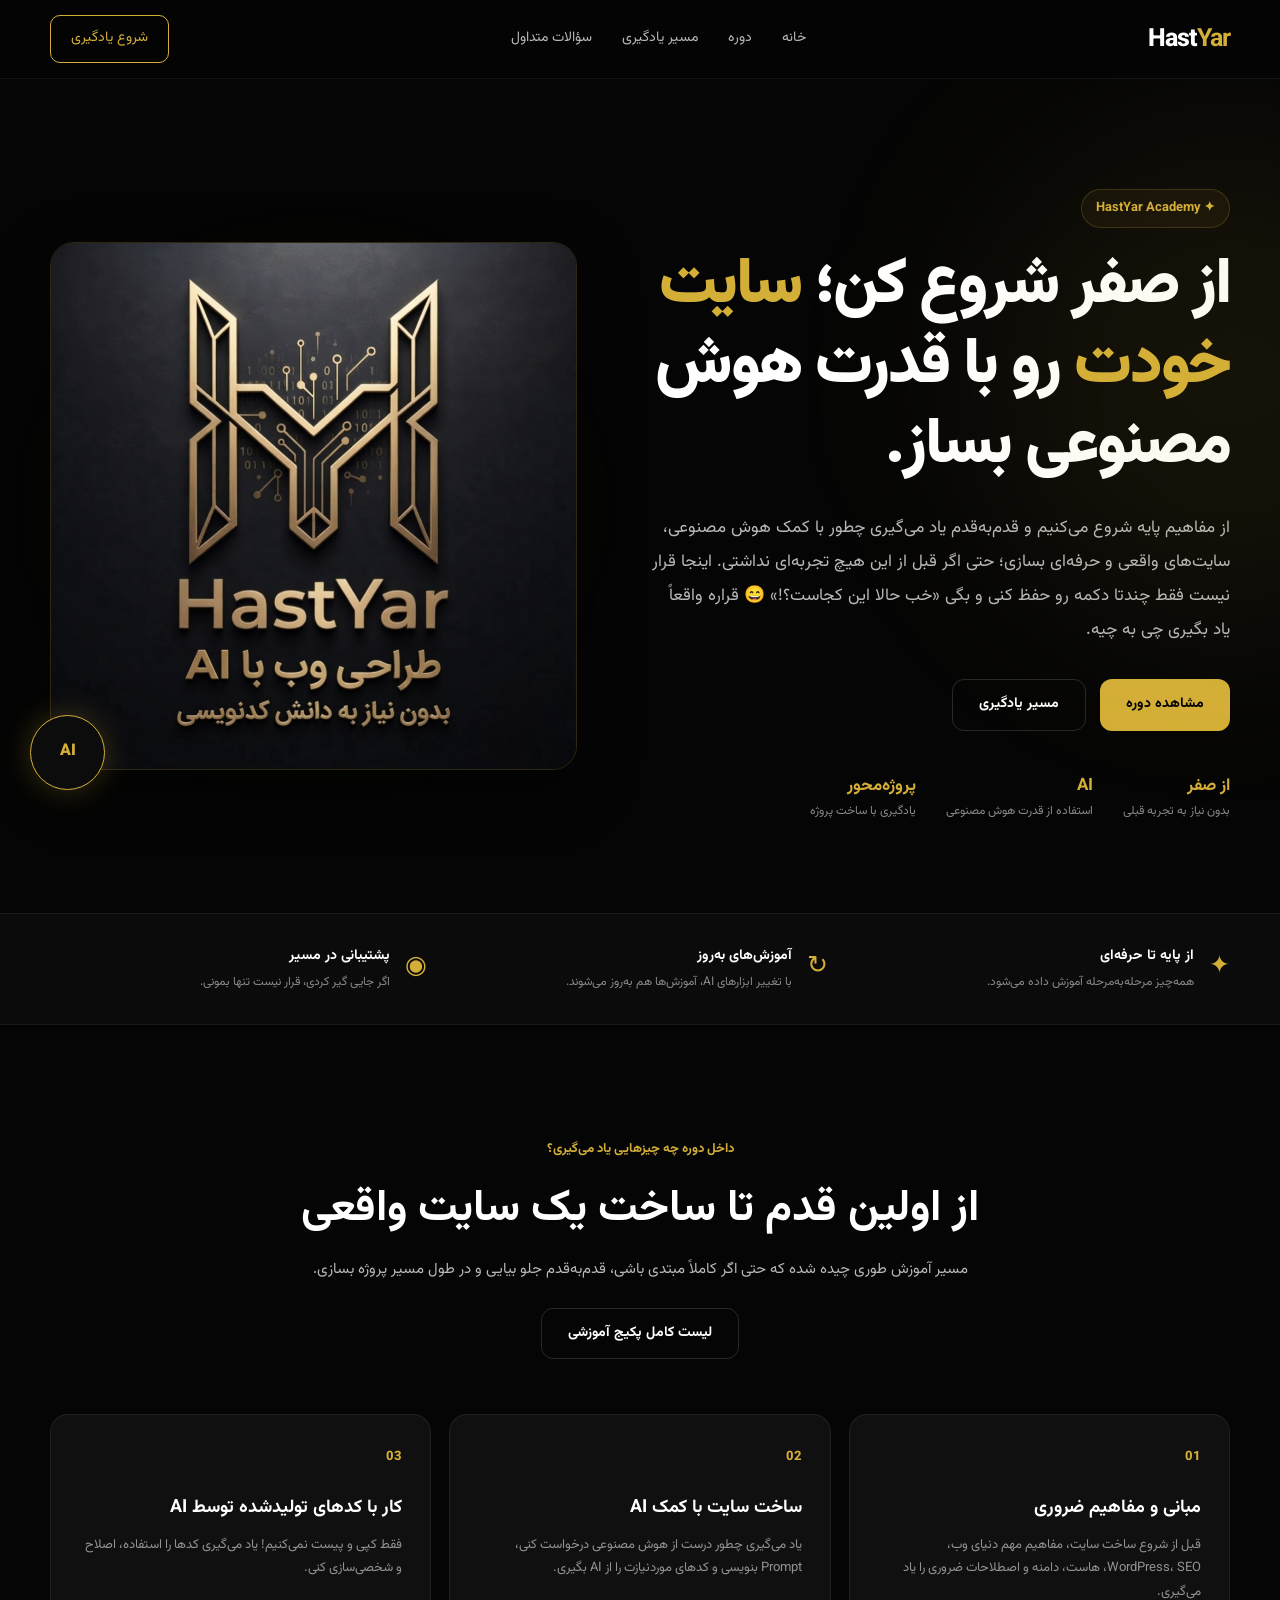
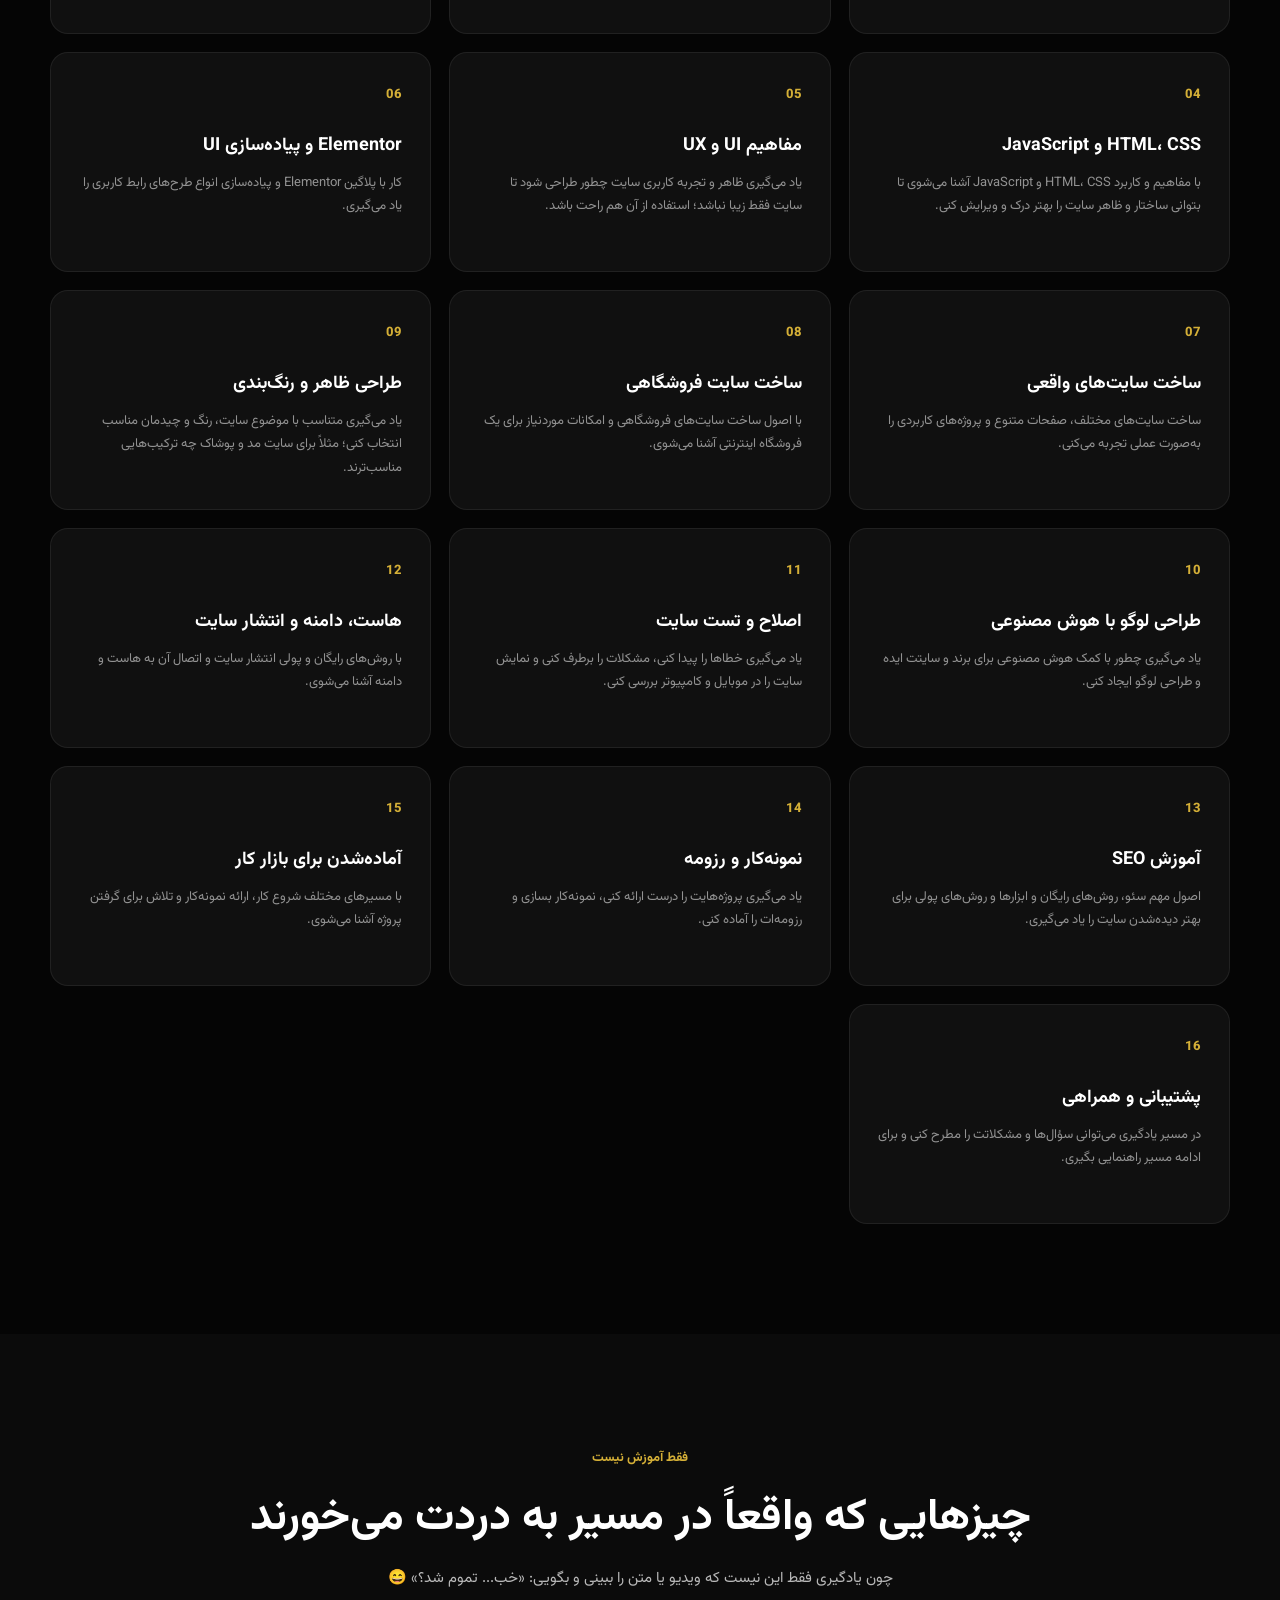
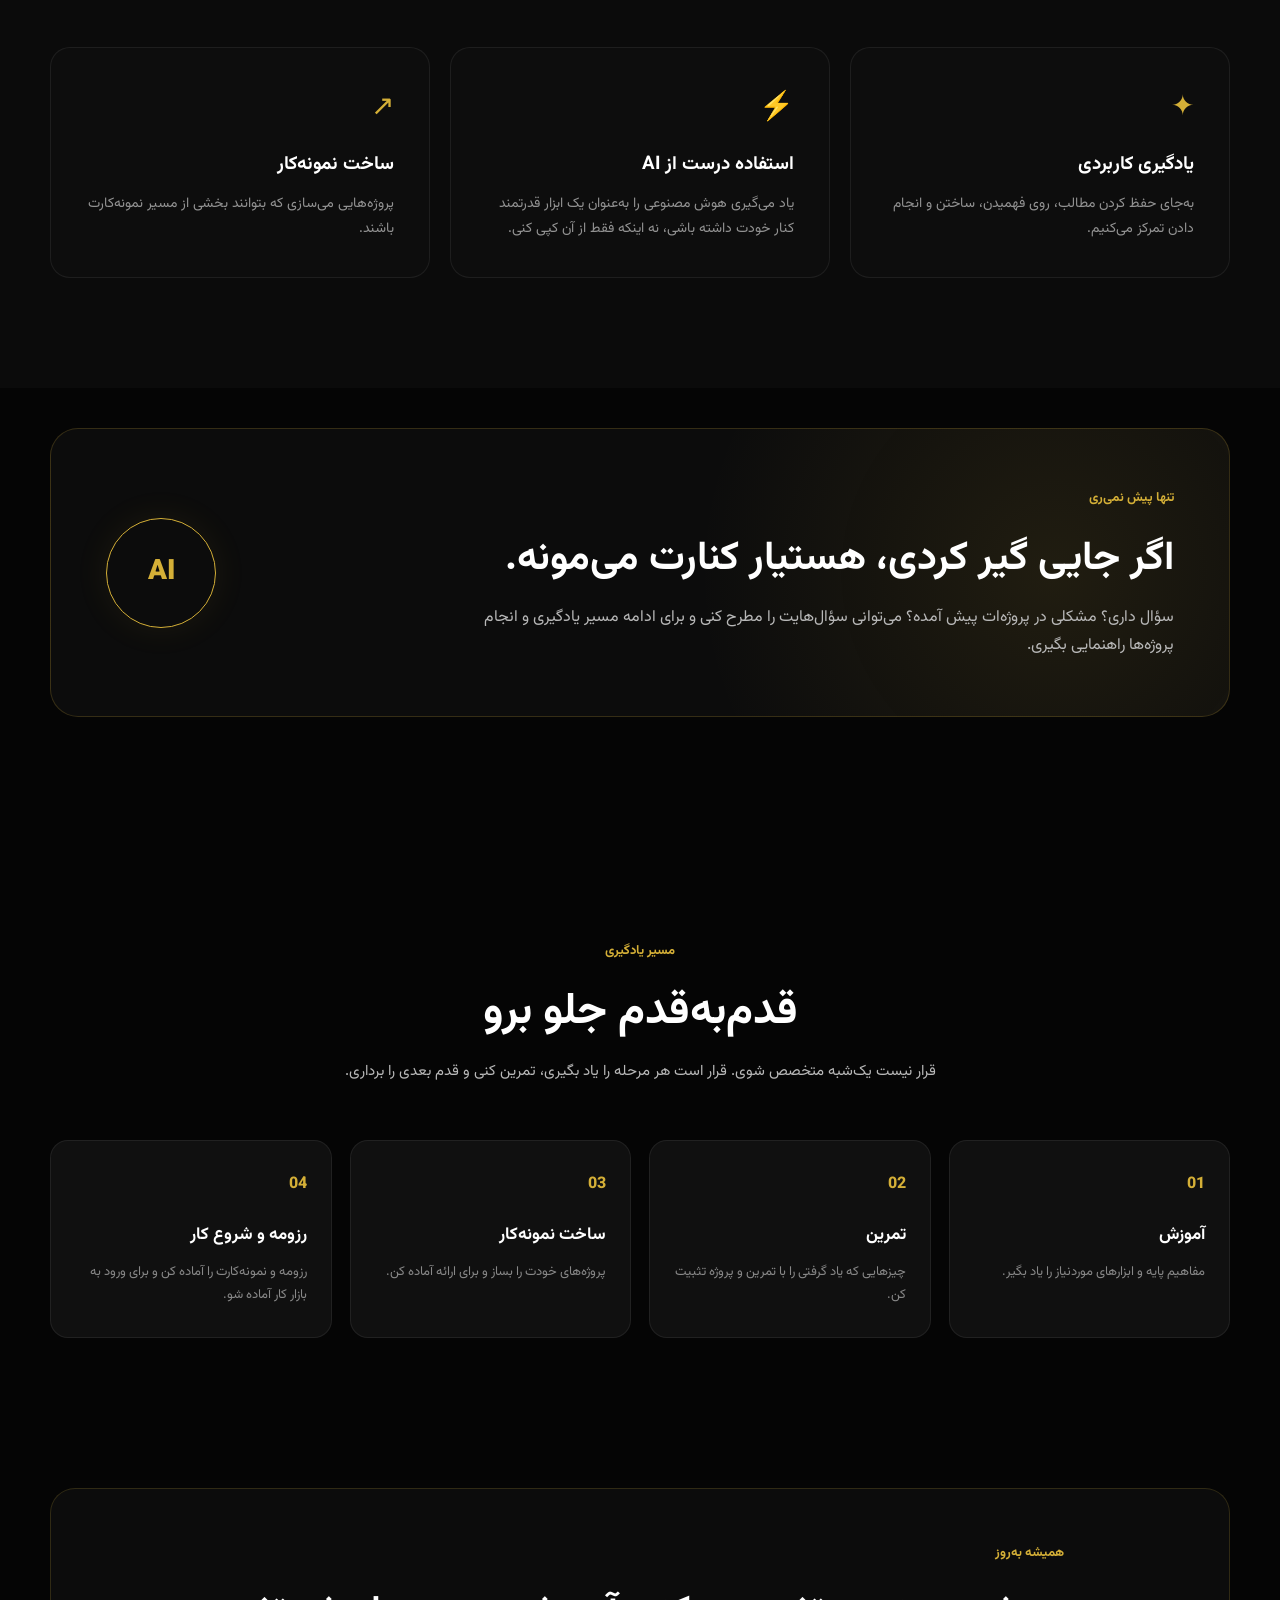
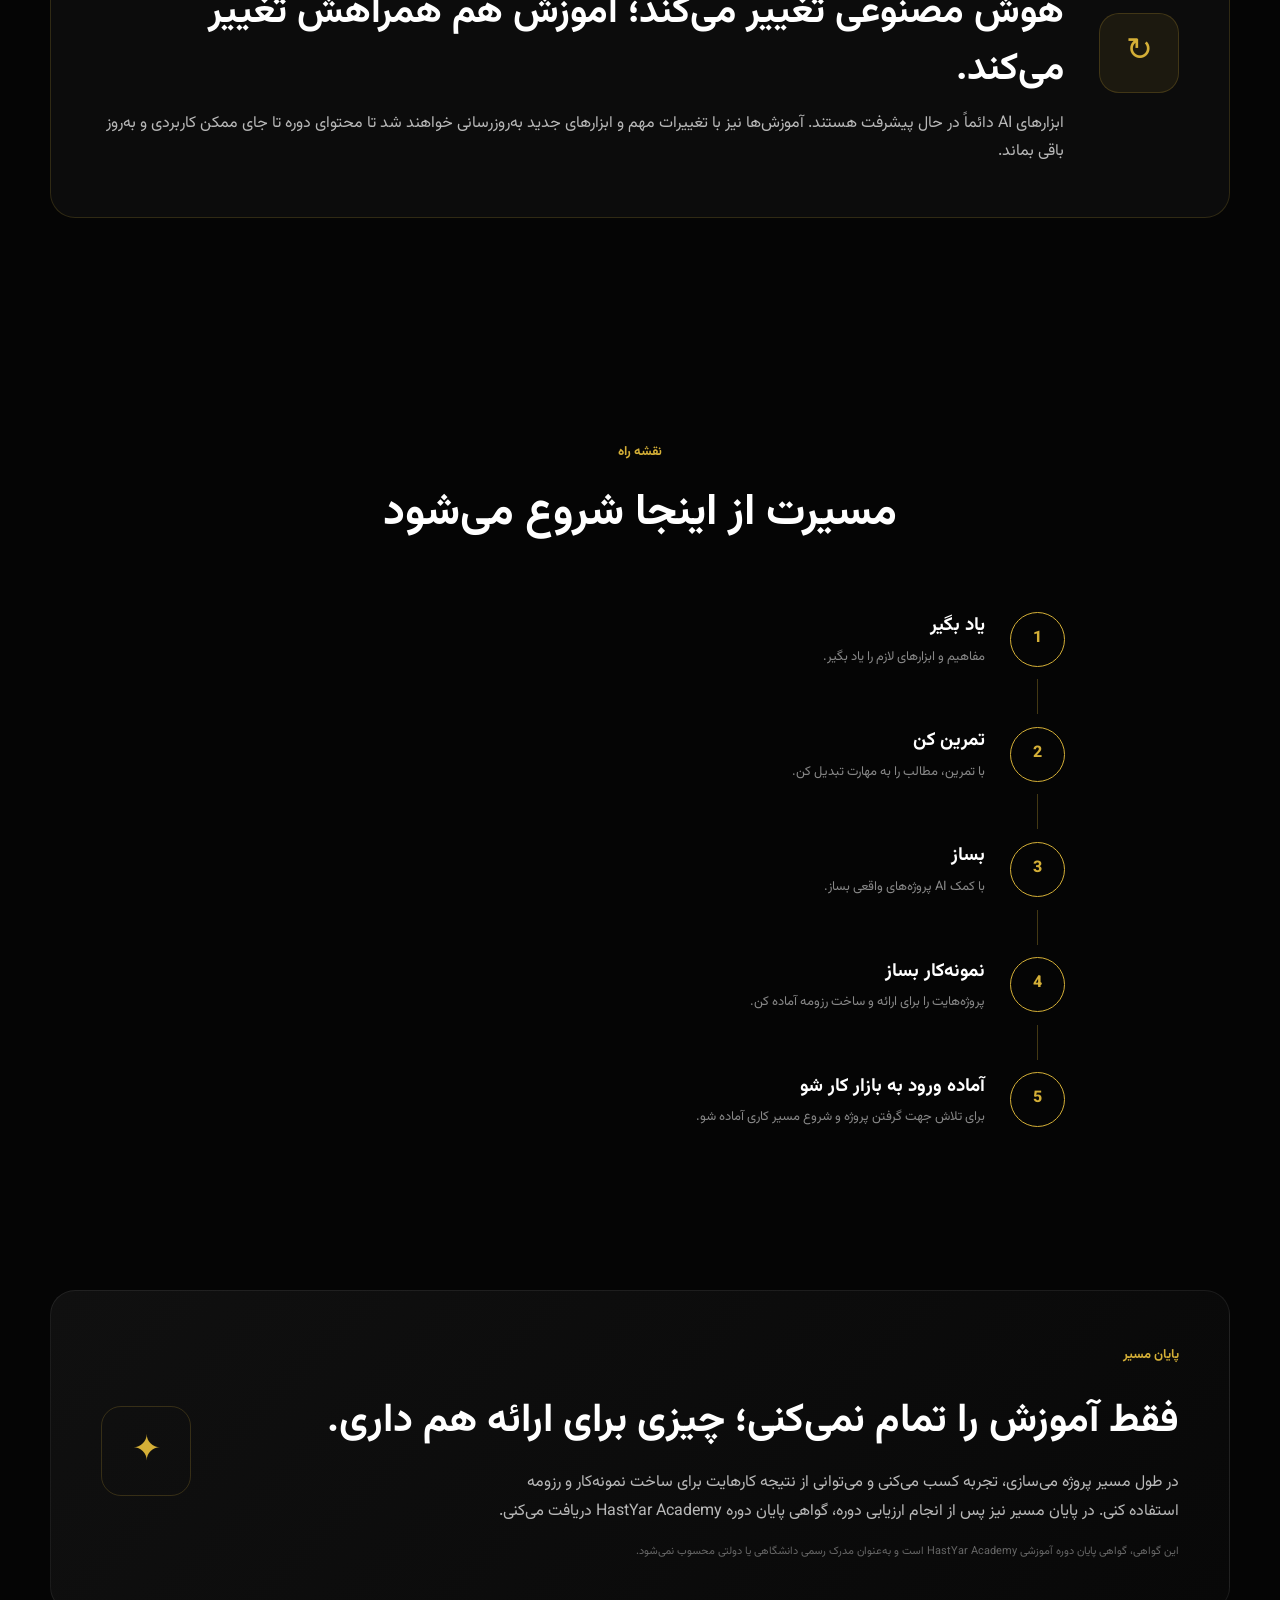
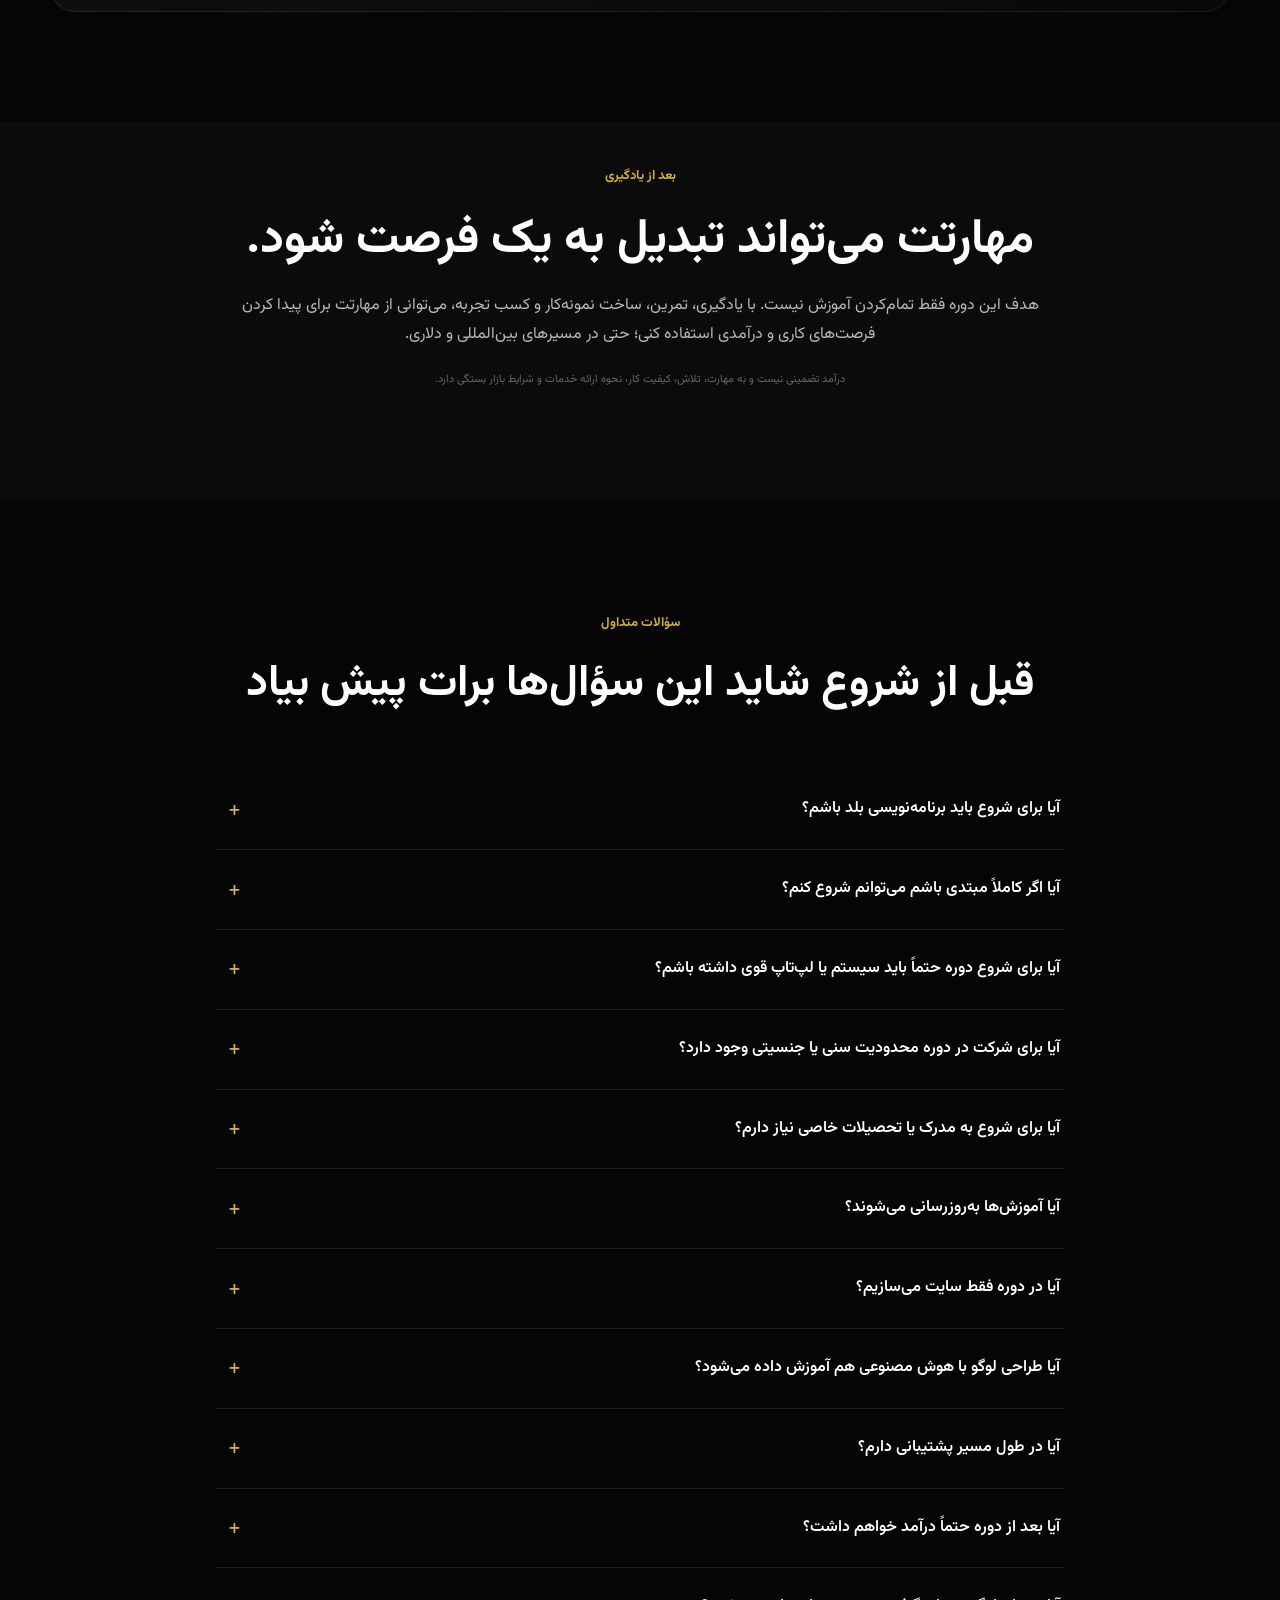
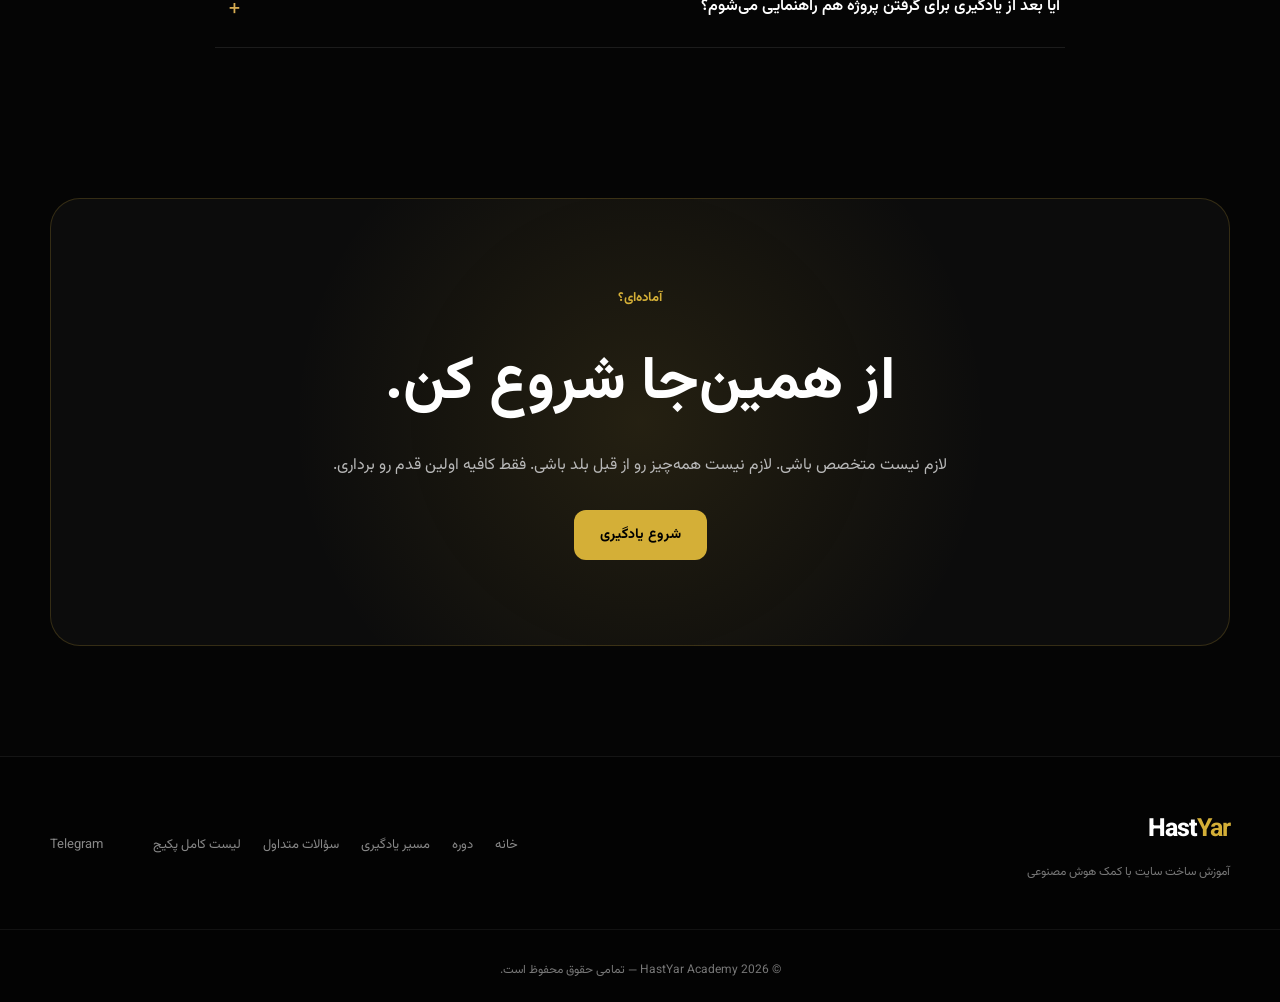
<file: index.html>
<!DOCTYPE html>
<html lang="fa" dir="rtl">

<head>
    <meta charset="UTF-8">
    <meta name="viewport" content="width=device-width, initial-scale=1.0">

    <meta name="description"
        content="HastYar Academy؛ آموزش ساخت سایت با هوش مصنوعی از صفر تا صد، پروژه‌محور و همراه با پشتیبانی.">

    <title>HastYar Academy | آموزش ساخت سایت با هوش مصنوعی</title>

    <link rel="stylesheet" href="style.css">

    <link rel="preconnect" href="https://fonts.googleapis.com">
    <link rel="preconnect" href="https://fonts.gstatic.com" crossorigin>

    <link href="https://fonts.googleapis.com/css2?family=Vazirmatn:wght@300;400;500;600;700;800;900&display=swap"
        rel="stylesheet">
        <link rel="icon" type="image/jpeg" href="logo.png">
</head>

<body>

    <!-- ================= NAVBAR ================= -->

    <header class="navbar">

        <div class="container navbar-inner">

            <a href="#home" class="logo">
                <span>Hast</span><strong>Yar</strong>
            </a>

            <nav class="nav-links">

                <a href="#home">خانه</a>

                <a href="#course">دوره</a>

                <a href="#learning">مسیر یادگیری</a>

                <a href="#faq">سؤالات متداول</a>

            </nav>

            <a href="https://t.me/HastYar_Academy"
                class="nav-button"
                target="_blank"
                rel="noopener noreferrer">

                شروع یادگیری

            </a>

        </div>

    </header>


    <main>

        <!-- ================= HERO ================= -->

        <section class="hero" id="home">

            <div class="container hero-content">

                <div class="hero-text">

                    <span class="badge">
                        ✦ HastYar Academy
                    </span>

                    <h1>

                        از صفر شروع کن؛

                        <span>سایت خودت</span>

                        رو با قدرت هوش مصنوعی بساز.

                    </h1>

                    <p>

                        از مفاهیم پایه شروع می‌کنیم و قدم‌به‌قدم یاد می‌گیری
                        چطور با کمک هوش مصنوعی، سایت‌های واقعی و حرفه‌ای بسازی؛
                        حتی اگر قبل از این هیچ تجربه‌ای نداشتی.

                        اینجا قرار نیست فقط چندتا دکمه رو حفظ کنی و بگی
                        «خب حالا این کجاست؟!»
                        😄

                        قراره واقعاً یاد بگیری چی به چیه.

                    </p>


                    <div class="hero-buttons">

                        <a href="#course" class="primary-button">

                            مشاهده دوره

                        </a>

                        <a href="#learning" class="secondary-button">

                            مسیر یادگیری

                        </a>

                    </div>


                    <div class="hero-info">

                        <div>

                            <strong>از صفر</strong>

                            <span>
                                بدون نیاز به تجربه قبلی
                            </span>

                        </div>


                        <div>

                            <strong>AI</strong>

                            <span>
                                استفاده از قدرت هوش مصنوعی
                            </span>

                        </div>


                        <div>

                            <strong>پروژه‌محور</strong>

                            <span>
                                یادگیری با ساخت پروژه
                            </span>

                        </div>

                    </div>

                </div>


                <!-- ================= HERO IMAGE ================= -->

                <div class="hero-visual">

                    <div class="glow"></div>

                    <div class="hero-image-wrapper">

                        <img
                            src="./start.jpg"
                            alt="شروع آموزش HastYar Academy"
                            class="hero-image">

                    </div>

                    <div class="ai-orb">
                        AI
                    </div>

                </div>

            </div>

        </section>


        <!-- ================= REASSURANCE ================= -->

        <section class="reassurance">

            <div class="container reassurance-grid">


                <div class="reassurance-item">

                    <span>✦</span>

                    <div>

                        <strong>
                            از پایه تا حرفه‌ای
                        </strong>

                        <p>
                            همه‌چیز مرحله‌به‌مرحله آموزش داده می‌شود.
                        </p>

                    </div>

                </div>


                <div class="reassurance-item">

                    <span>↻</span>

                    <div>

                        <strong>
                            آموزش‌های به‌روز
                        </strong>

                        <p>
                            با تغییر ابزارهای AI، آموزش‌ها هم به‌روز می‌شوند.
                        </p>

                    </div>

                </div>


                <div class="reassurance-item">

                    <span>◉</span>

                    <div>

                        <strong>
                            پشتیبانی در مسیر
                        </strong>

                        <p>
                            اگر جایی گیر کردی، قرار نیست تنها بمونی.
                        </p>

                    </div>

                </div>

            </div>

        </section>


        <!-- ================= COURSE ================= -->

        <section class="course-section" id="course">

            <div class="container">

                <div class="section-heading">

                    <span class="section-label">
                        داخل دوره چه چیزهایی یاد می‌گیری؟
                    </span>

                    <h2>
                        از اولین قدم تا ساخت یک سایت واقعی
                    </h2>

                    <p>
                        مسیر آموزش طوری چیده شده که حتی اگر کاملاً مبتدی باشی،
                        قدم‌به‌قدم جلو بیایی و در طول مسیر پروژه بسازی.
                    </p>


                    <!-- لینک صفحه کامل پکیج -->

                    <a href="package.html" class="secondary-button">

                        لیست کامل پکیج آموزشی

                    </a>

                </div>


                <div class="course-grid">


                    <article class="course-card">

                        <span>01</span>

                        <h3>
                            مبانی و مفاهیم ضروری
                        </h3>

                        <p>
                            قبل از شروع ساخت سایت، مفاهیم مهم دنیای وب،
                            WordPress، SEO، هاست، دامنه و اصطلاحات ضروری را یاد می‌گیری.
                        </p>

                    </article>


                    <article class="course-card">

                        <span>02</span>

                        <h3>
                            ساخت سایت با کمک AI
                        </h3>

                        <p>
                            یاد می‌گیری چطور درست از هوش مصنوعی درخواست کنی،
                            Prompt بنویسی و کدهای موردنیازت را از AI بگیری.
                        </p>

                    </article>


                    <article class="course-card">

                        <span>03</span>

                        <h3>
                            کار با کدهای تولیدشده توسط AI
                        </h3>

                        <p>
                            فقط کپی و پیست نمی‌کنیم!
                            یاد می‌گیری کدها را استفاده، اصلاح و شخصی‌سازی کنی.
                        </p>

                    </article>


                    <article class="course-card">

                        <span>04</span>

                        <h3>
                            HTML، CSS و JavaScript
                        </h3>

                        <p>
                            با مفاهیم و کاربرد HTML، CSS و JavaScript آشنا می‌شوی
                            تا بتوانی ساختار و ظاهر سایت را بهتر درک و ویرایش کنی.
                        </p>

                    </article>


                    <article class="course-card">

                        <span>05</span>

                        <h3>
                            مفاهیم UI و UX
                        </h3>

                        <p>
                            یاد می‌گیری ظاهر و تجربه کاربری سایت چطور طراحی شود
                            تا سایت فقط زیبا نباشد؛ استفاده از آن هم راحت باشد.
                        </p>

                    </article>


                    <article class="course-card">

                        <span>06</span>

                        <h3>
                            Elementor و پیاده‌سازی UI
                        </h3>

                        <p>
                            کار با پلاگین Elementor و پیاده‌سازی انواع طرح‌های
                            رابط کاربری را یاد می‌گیری.
                        </p>

                    </article>


                    <article class="course-card">

                        <span>07</span>

                        <h3>
                            ساخت سایت‌های واقعی
                        </h3>

                        <p>
                            ساخت سایت‌های مختلف، صفحات متنوع و پروژه‌های کاربردی
                            را به‌صورت عملی تجربه می‌کنی.
                        </p>

                    </article>


                    <article class="course-card">

                        <span>08</span>

                        <h3>
                            ساخت سایت فروشگاهی
                        </h3>

                        <p>
                            با اصول ساخت سایت‌های فروشگاهی و امکانات موردنیاز
                            برای یک فروشگاه اینترنتی آشنا می‌شوی.
                        </p>

                    </article>


                    <article class="course-card">

                        <span>09</span>

                        <h3>
                            طراحی ظاهر و رنگ‌بندی
                        </h3>

                        <p>
                            یاد می‌گیری متناسب با موضوع سایت، رنگ و چیدمان مناسب
                            انتخاب کنی؛ مثلاً برای سایت مد و پوشاک چه ترکیب‌هایی مناسب‌ترند.
                        </p>

                    </article>


                    <article class="course-card">

                        <span>10</span>

                        <h3>
                            طراحی لوگو با هوش مصنوعی
                        </h3>

                        <p>
                            یاد می‌گیری چطور با کمک هوش مصنوعی برای برند و سایتت
                            ایده و طراحی لوگو ایجاد کنی.
                        </p>

                    </article>


                    <article class="course-card">

                        <span>11</span>

                        <h3>
                            اصلاح و تست سایت
                        </h3>

                        <p>
                            یاد می‌گیری خطاها را پیدا کنی، مشکلات را برطرف کنی
                            و نمایش سایت را در موبایل و کامپیوتر بررسی کنی.
                        </p>

                    </article>


                    <article class="course-card">

                        <span>12</span>

                        <h3>
                            هاست، دامنه و انتشار سایت
                        </h3>

                        <p>
                            با روش‌های رایگان و پولی انتشار سایت و اتصال آن
                            به هاست و دامنه آشنا می‌شوی.
                        </p>

                    </article>


                    <article class="course-card">

                        <span>13</span>

                        <h3>
                            آموزش SEO
                        </h3>

                        <p>
                            اصول مهم سئو، روش‌های رایگان و ابزارها و روش‌های
                            پولی برای بهتر دیده‌شدن سایت را یاد می‌گیری.
                        </p>

                    </article>


                    <article class="course-card">

                        <span>14</span>

                        <h3>
                            نمونه‌کار و رزومه
                        </h3>

                        <p>
                            یاد می‌گیری پروژه‌هایت را درست ارائه کنی،
                            نمونه‌کار بسازی و رزومه‌ات را آماده کنی.
                        </p>

                    </article>


                    <article class="course-card">

                        <span>15</span>

                        <h3>
                            آماده‌شدن برای بازار کار
                        </h3>

                        <p>
                            با مسیرهای مختلف شروع کار، ارائه نمونه‌کار و تلاش
                            برای گرفتن پروژه آشنا می‌شوی.
                        </p>

                    </article>


                    <article class="course-card">

                        <span>16</span>

                        <h3>
                            پشتیبانی و همراهی
                        </h3>

                        <p>
                            در مسیر یادگیری می‌توانی سؤال‌ها و مشکلاتت را مطرح کنی
                            و برای ادامه مسیر راهنمایی بگیری.
                        </p>

                    </article>

                </div>

            </div>

        </section>


        <!-- ================= TIPS ================= -->

        <section class="tips-section">

            <div class="container">

                <div class="section-heading">

                    <span class="section-label">
                        فقط آموزش نیست
                    </span>

                    <h2>
                        چیزهایی که واقعاً در مسیر به دردت می‌خورند
                    </h2>

                    <p>
                        چون یادگیری فقط این نیست که ویدیو یا متن را ببینی و بگویی:
                        «خب... تموم شد؟» 😄
                    </p>

                </div>


                <div class="tips-grid">


                    <article class="tip-card">

                        <span>✦</span>

                        <h3>
                            یادگیری کاربردی
                        </h3>

                        <p>
                            به‌جای حفظ کردن مطالب، روی فهمیدن، ساختن و انجام دادن تمرکز می‌کنیم.
                        </p>

                    </article>


                    <article class="tip-card">

                        <span>⚡</span>

                        <h3>
                            استفاده درست از AI
                        </h3>

                        <p>
                            یاد می‌گیری هوش مصنوعی را به‌عنوان یک ابزار قدرتمند
                            کنار خودت داشته باشی، نه اینکه فقط از آن کپی کنی.
                        </p>

                    </article>


                    <article class="tip-card">

                        <span>↗</span>

                        <h3>
                            ساخت نمونه‌کار
                        </h3>

                        <p>
                            پروژه‌هایی می‌سازی که بتوانند بخشی از مسیر نمونه‌کارت باشند.
                        </p>

                    </article>

                </div>

            </div>

        </section>


        <!-- ================= SUPPORT ================= -->

        <section class="support-section">

            <div class="container">

                <div class="support-box">

                    <div>

                        <span class="section-label">
                            تنها پیش نمی‌ری
                        </span>

                        <h2>
                            اگر جایی گیر کردی، هستیار کنارت می‌مونه.
                        </h2>

                        <p>
                            سؤال داری؟ مشکلی در پروژه‌ات پیش آمده؟
                            می‌توانی سؤال‌هایت را مطرح کنی و برای ادامه مسیر
                            یادگیری و انجام پروژه‌ها راهنمایی بگیری.
                        </p>

                    </div>


                    <div class="support-icon">
                        AI
                    </div>

                </div>

            </div>

        </section>


        <!-- ================= LEARNING ================= -->

        <section class="learning-section" id="learning">

            <div class="container">

                <div class="section-heading">

                    <span class="section-label">
                        مسیر یادگیری
                    </span>

                    <h2>
                        قدم‌به‌قدم جلو برو
                    </h2>

                    <p>
                        قرار نیست یک‌شبه متخصص شوی.
                        قرار است هر مرحله را یاد بگیری، تمرین کنی و قدم بعدی را برداری.
                    </p>

                </div>


                <div class="learning-grid">


                    <article class="learning-card">

                        <span>01</span>

                        <h3>
                            آموزش
                        </h3>

                        <p>
                            مفاهیم پایه و ابزارهای موردنیاز را یاد بگیر.
                        </p>

                    </article>


                    <article class="learning-card">

                        <span>02</span>

                        <h3>
                            تمرین
                        </h3>

                        <p>
                            چیزهایی که یاد گرفتی را با تمرین و پروژه تثبیت کن.
                        </p>

                    </article>


                    <article class="learning-card">

                        <span>03</span>

                        <h3>
                            ساخت نمونه‌کار
                        </h3>

                        <p>
                            پروژه‌های خودت را بساز و برای ارائه آماده کن.
                        </p>

                    </article>


                    <article class="learning-card">

                        <span>04</span>

                        <h3>
                            رزومه و شروع کار
                        </h3>

                        <p>
                            رزومه و نمونه‌کارت را آماده کن و برای ورود به بازار کار آماده شو.
                        </p>

                    </article>

                </div>

            </div>

        </section>


        <!-- ================= UPDATES ================= -->

        <section class="updates-section">

            <div class="container">

                <div class="update-box">

                    <span class="update-icon">
                        ↻
                    </span>


                    <div>

                        <span class="section-label">
                            همیشه به‌روز
                        </span>

                        <h2>
                            هوش مصنوعی تغییر می‌کند؛ آموزش هم همراهش تغییر می‌کند.
                        </h2>

                        <p>
                            ابزارهای AI دائماً در حال پیشرفت هستند.
                            آموزش‌ها نیز با تغییرات مهم و ابزارهای جدید به‌روزرسانی خواهند شد
                            تا محتوای دوره تا جای ممکن کاربردی و به‌روز باقی بماند.
                        </p>

                    </div>

                </div>

            </div>

        </section>


        <!-- ================= ROADMAP ================= -->

        <section class="roadmap-section">

            <div class="container">

                <div class="section-heading">

                    <span class="section-label">
                        نقشه راه
                    </span>

                    <h2>
                        مسیرت از اینجا شروع می‌شود
                    </h2>

                </div>


                <div class="roadmap">


                    <div class="roadmap-item">

                        <div class="roadmap-number">
                            1
                        </div>

                        <div>

                            <h3>
                                یاد بگیر
                            </h3>

                            <p>
                                مفاهیم و ابزارهای لازم را یاد بگیر.
                            </p>

                        </div>

                    </div>


                    <div class="roadmap-line"></div>


                    <div class="roadmap-item">

                        <div class="roadmap-number">
                            2
                        </div>

                        <div>

                            <h3>
                                تمرین کن
                            </h3>

                            <p>
                                با تمرین، مطالب را به مهارت تبدیل کن.
                            </p>

                        </div>

                    </div>


                    <div class="roadmap-line"></div>


                    <div class="roadmap-item">

                        <div class="roadmap-number">
                            3
                        </div>

                        <div>

                            <h3>
                                بساز
                            </h3>

                            <p>
                                با کمک AI پروژه‌های واقعی بساز.
                            </p>

                        </div>

                    </div>


                    <div class="roadmap-line"></div>


                    <div class="roadmap-item">

                        <div class="roadmap-number">
                            4
                        </div>

                        <div>

                            <h3>
                                نمونه‌کار بساز
                            </h3>

                            <p>
                                پروژه‌هایت را برای ارائه و ساخت رزومه آماده کن.
                            </p>

                        </div>

                    </div>


                    <div class="roadmap-line"></div>


                    <div class="roadmap-item">

                        <div class="roadmap-number">
                            5
                        </div>

                        <div>

                            <h3>
                                آماده ورود به بازار کار شو
                            </h3>

                            <p>
                                برای تلاش جهت گرفتن پروژه و شروع مسیر کاری آماده شو.
                            </p>

                        </div>

                    </div>

                </div>

            </div>

        </section>


        <!-- ================= CERTIFICATE ================= -->

        <section class="certificate-section">

            <div class="container">

                <div class="certificate-box">

                    <div>

                        <span class="section-label">
                            پایان مسیر
                        </span>

                        <h2>
                            فقط آموزش را تمام نمی‌کنی؛ چیزی برای ارائه هم داری.
                        </h2>

                        <p>
                            در طول مسیر پروژه می‌سازی، تجربه کسب می‌کنی و می‌توانی
                            از نتیجه کارهایت برای ساخت نمونه‌کار و رزومه استفاده کنی.

                            در پایان مسیر نیز پس از انجام ارزیابی دوره،
                            گواهی پایان دوره HastYar Academy دریافت می‌کنی.
                        </p>

                        <small>
                            این گواهی، گواهی پایان دوره آموزشی HastYar Academy است
                            و به‌عنوان مدرک رسمی دانشگاهی یا دولتی محسوب نمی‌شود.
                        </small>

                    </div>


                    <div class="certificate-icon">
                        ✦
                    </div>

                </div>

            </div>

        </section>


        <!-- ================= INCOME ================= -->

        <section class="income-section">

            <div class="container">

                <div class="income-box">

                    <span class="section-label">
                        بعد از یادگیری
                    </span>

                    <h2>
                        مهارتت می‌تواند تبدیل به یک فرصت شود.
                    </h2>

                    <p>
                        هدف این دوره فقط تمام‌کردن آموزش نیست.
                        با یادگیری، تمرین، ساخت نمونه‌کار و کسب تجربه،
                        می‌توانی از مهارتت برای پیدا کردن فرصت‌های کاری و درآمدی استفاده کنی؛
                        حتی در مسیرهای بین‌المللی و دلاری.
                    </p>

                    <small>
                        درآمد تضمینی نیست و به مهارت، تلاش، کیفیت کار،
                        نحوه ارائه خدمات و شرایط بازار بستگی دارد.
                    </small>

                </div>

            </div>

        </section>


        <!-- ================= FAQ ================= -->

        <section class="faq-section" id="faq">

            <div class="container">

                <div class="section-heading">

                    <span class="section-label">
                        سؤالات متداول
                    </span>

                    <h2>
                        قبل از شروع شاید این سؤال‌ها برات پیش بیاد
                    </h2>

                </div>


                <div class="faq-list">


                    <details>

                        <summary>

                            آیا برای شروع باید برنامه‌نویسی بلد باشم؟

                            <span>+</span>

                        </summary>

                        <p>
                            نه.
                            آموزش از مفاهیم پایه شروع می‌شود و در طول مسیر
                            یاد می‌گیری با کمک هوش مصنوعی چطور با کدها کار کنی.
                        </p>

                    </details>


                    <details>

                        <summary>

                            آیا اگر کاملاً مبتدی باشم می‌توانم شروع کنم؟

                            <span>+</span>

                        </summary>

                        <p>
                            بله.
                            مسیر آموزش برای شروع از صفر طراحی شده است.
                            قرار نیست قبل از شروع دوره متخصص باشی؛
                            قرار است اینجا یاد بگیری.
                        </p>

                    </details>


                    <details>

                        <summary>

                            آیا برای شروع دوره حتماً باید سیستم یا لپ‌تاپ قوی داشته باشم؟

                            <span>+</span>

                        </summary>

                        <p>
                            خیر.
                            مدل یا برند لپ‌تاپ و کامپیوتر شما ملاک نیست.
                            برای شروع مسیر یادگیری، داشتن یک سیستم معمولی هم می‌تواند کافی باشد
                            و در آموزش‌ها تا حد امکان از ابزارهایی استفاده می‌شود
                            که برای شروع قابل دسترس باشند.
                        </p>

                    </details>


                    <details>

                        <summary>

                            آیا برای شرکت در دوره محدودیت سنی یا جنسیتی وجود دارد؟

                            <span>+</span>

                        </summary>

                        <p>
                            خیر.
                            برای یادگیری این مهارت محدودیت سنی یا جنسیتی در نظر گرفته نشده است.
                            مهم این است که علاقه داشته باشی، یاد بگیری و تمرین کنی.
                        </p>

                    </details>


                    <details>

                        <summary>

                            آیا برای شروع به مدرک یا تحصیلات خاصی نیاز دارم؟

                            <span>+</span>

                        </summary>

                        <p>
                            خیر.
                            برای شروع دوره به مدرک تخصصی یا تحصیلات خاصی نیاز نداری.
                            آموزش از پایه شروع می‌شود و مرحله‌به‌مرحله جلو می‌رود.
                        </p>

                    </details>


                    <details>

                        <summary>

                            آیا آموزش‌ها به‌روزرسانی می‌شوند؟

                            <span>+</span>

                        </summary>

                        <p>
                            بله.
                            با تغییرات مهم ابزارهای هوش مصنوعی و اضافه‌شدن ابزارهای کاربردی،
                            محتوای دوره نیز به‌روزرسانی خواهد شد.
                        </p>

                    </details>


                    <details>

                        <summary>

                            آیا در دوره فقط سایت می‌سازیم؟

                            <span>+</span>

                        </summary>

                        <p>
                            نه.
                            در کنار ساخت سایت، با مفاهیمی مثل UI و UX،
                            Elementor، HTML، CSS، JavaScript،
                            سئو، ساخت نمونه‌کار، رزومه و استفاده از هوش مصنوعی
                            برای طراحی و ساخت بخش‌های مختلف آشنا می‌شوی.
                        </p>

                    </details>


                    <details>

                        <summary>

                            آیا طراحی لوگو با هوش مصنوعی هم آموزش داده می‌شود؟

                            <span>+</span>

                        </summary>

                        <p>
                            بله.
                            یاد می‌گیری چطور از ابزارهای هوش مصنوعی برای ایده‌پردازی
                            و طراحی لوگو برای برند و پروژه‌ها استفاده کنی.
                        </p>

                    </details>


                    <details>

                        <summary>

                            آیا در طول مسیر پشتیبانی دارم؟

                            <span>+</span>

                        </summary>

                        <p>
                            بله.
                            برای سؤال‌ها و مشکلات مسیر یادگیری،
                            پشتیبانی و راهنمایی در نظر گرفته شده است
                            تا اگر جایی گیر کردی، بدانی قدم بعدی چیست.
                        </p>

                    </details>


                    <details>

                        <summary>

                            آیا بعد از دوره حتماً درآمد خواهم داشت؟

                            <span>+</span>

                        </summary>

                        <p>
                            هیچ درآمدی تضمینی نیست.
                            اما می‌توانی با یادگیری، تمرین، ساخت نمونه‌کار،
                            کسب تجربه و تلاش مستمر، مهارتت را به فرصت‌های کاری
                            و درآمدی تبدیل کنی.
                        </p>

                    </details>


                    <details>

                        <summary>

                            آیا بعد از یادگیری برای گرفتن پروژه هم راهنمایی می‌شوم؟

                            <span>+</span>

                        </summary>

                        <p>
                            در مسیر آموزش درباره ساخت نمونه‌کار، رزومه،
                            نحوه ارائه توانایی‌ها و آماده‌شدن برای تلاش جهت گرفتن پروژه
                            راهنمایی دریافت می‌کنی.
                        </p>

                    </details>


                </div>

            </div>

        </section>


        <!-- ================= CTA ================= -->

        <section class="cta-section" id="start">

            <div class="container">

                <div class="cta-box">

                    <span class="section-label">
                        آماده‌ای؟
                    </span>

                    <h2>
                        از همین‌جا شروع کن.
                    </h2>

                    <p>
                        لازم نیست متخصص باشی.
                        لازم نیست همه‌چیز رو از قبل بلد باشی.
                        فقط کافیه اولین قدم رو برداری.
                    </p>


                    <a
                        href="https://t.me/HastYar_Academy"
                        class="primary-button"
                        target="_blank"
                        rel="noopener noreferrer">

                        شروع یادگیری

                    </a>

                </div>

            </div>

        </section>

    </main>


    <!-- ================= FOOTER ================= -->

    <footer class="footer">

        <div class="container footer-inner">


            <div>

                <a href="#home" class="logo">

                    <span>Hast</span><strong>Yar</strong>

                </a>

                <p>
                    آموزش ساخت سایت با کمک هوش مصنوعی
                </p>

            </div>


            <div class="footer-links">

                <a href="#home">
                    خانه
                </a>

                <a href="#course">
                    دوره
                </a>

                <a href="#learning">
                    مسیر یادگیری
                </a>

                <a href="#faq">
                    سؤالات متداول
                </a>

                <a href="package.html">
                    لیست کامل پکیج
                </a>

            </div>


            <div class="footer-social">

                <a
                    href="https://t.me/HastYar_Academy"
                    target="_blank"
                    rel="noopener noreferrer">

                    Telegram

                </a>

            </div>

        </div>


        <div class="footer-bottom">

            <p>
                © 2026 HastYar Academy — تمامی حقوق محفوظ است.
            </p>

        </div>

    </footer>


    <!-- ================= JAVASCRIPT ================= -->

    <script>

        document.querySelectorAll("details").forEach((item) => {

            item.addEventListener("toggle", () => {

                if (item.open) {

                    document.querySelectorAll("details").forEach((other) => {

                        if (other !== item) {

                            other.removeAttribute("open");

                        }

                    });

                }

            });

        });

    </script>

</body>

</html>
</file>
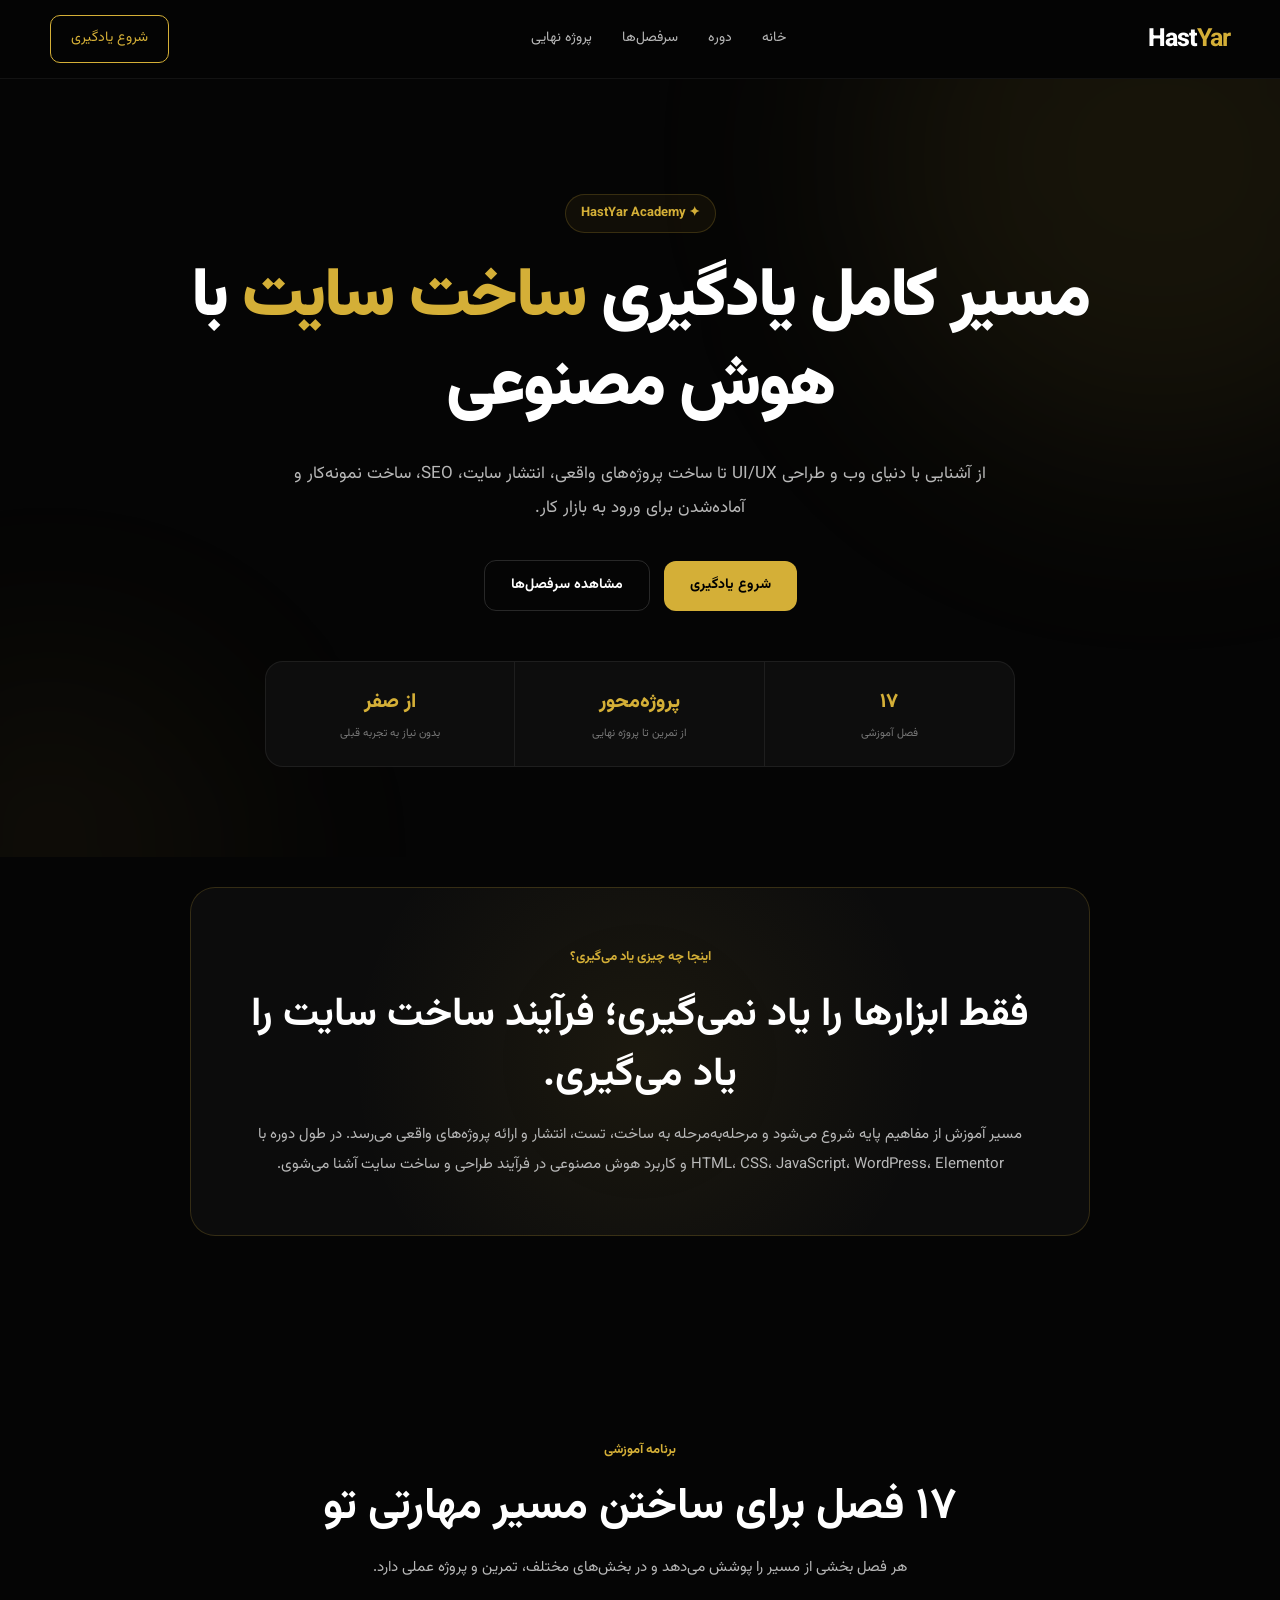
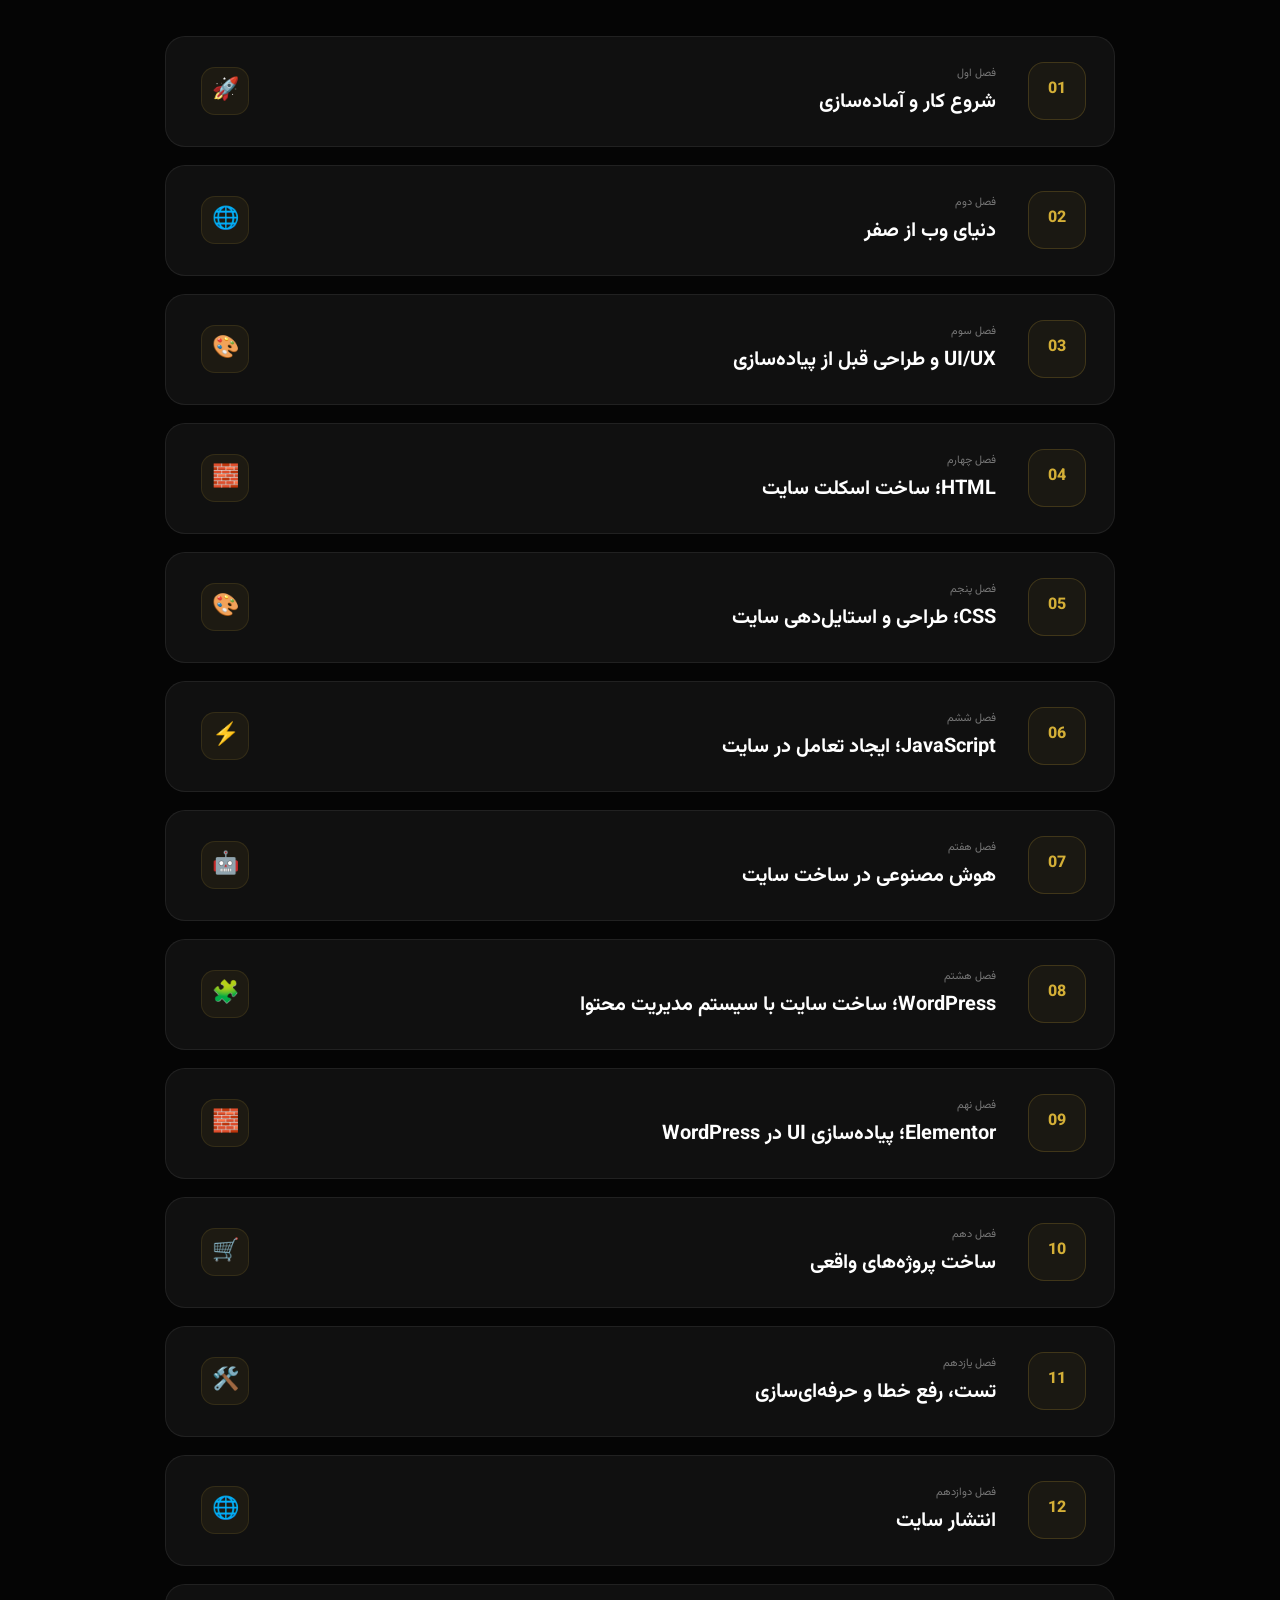
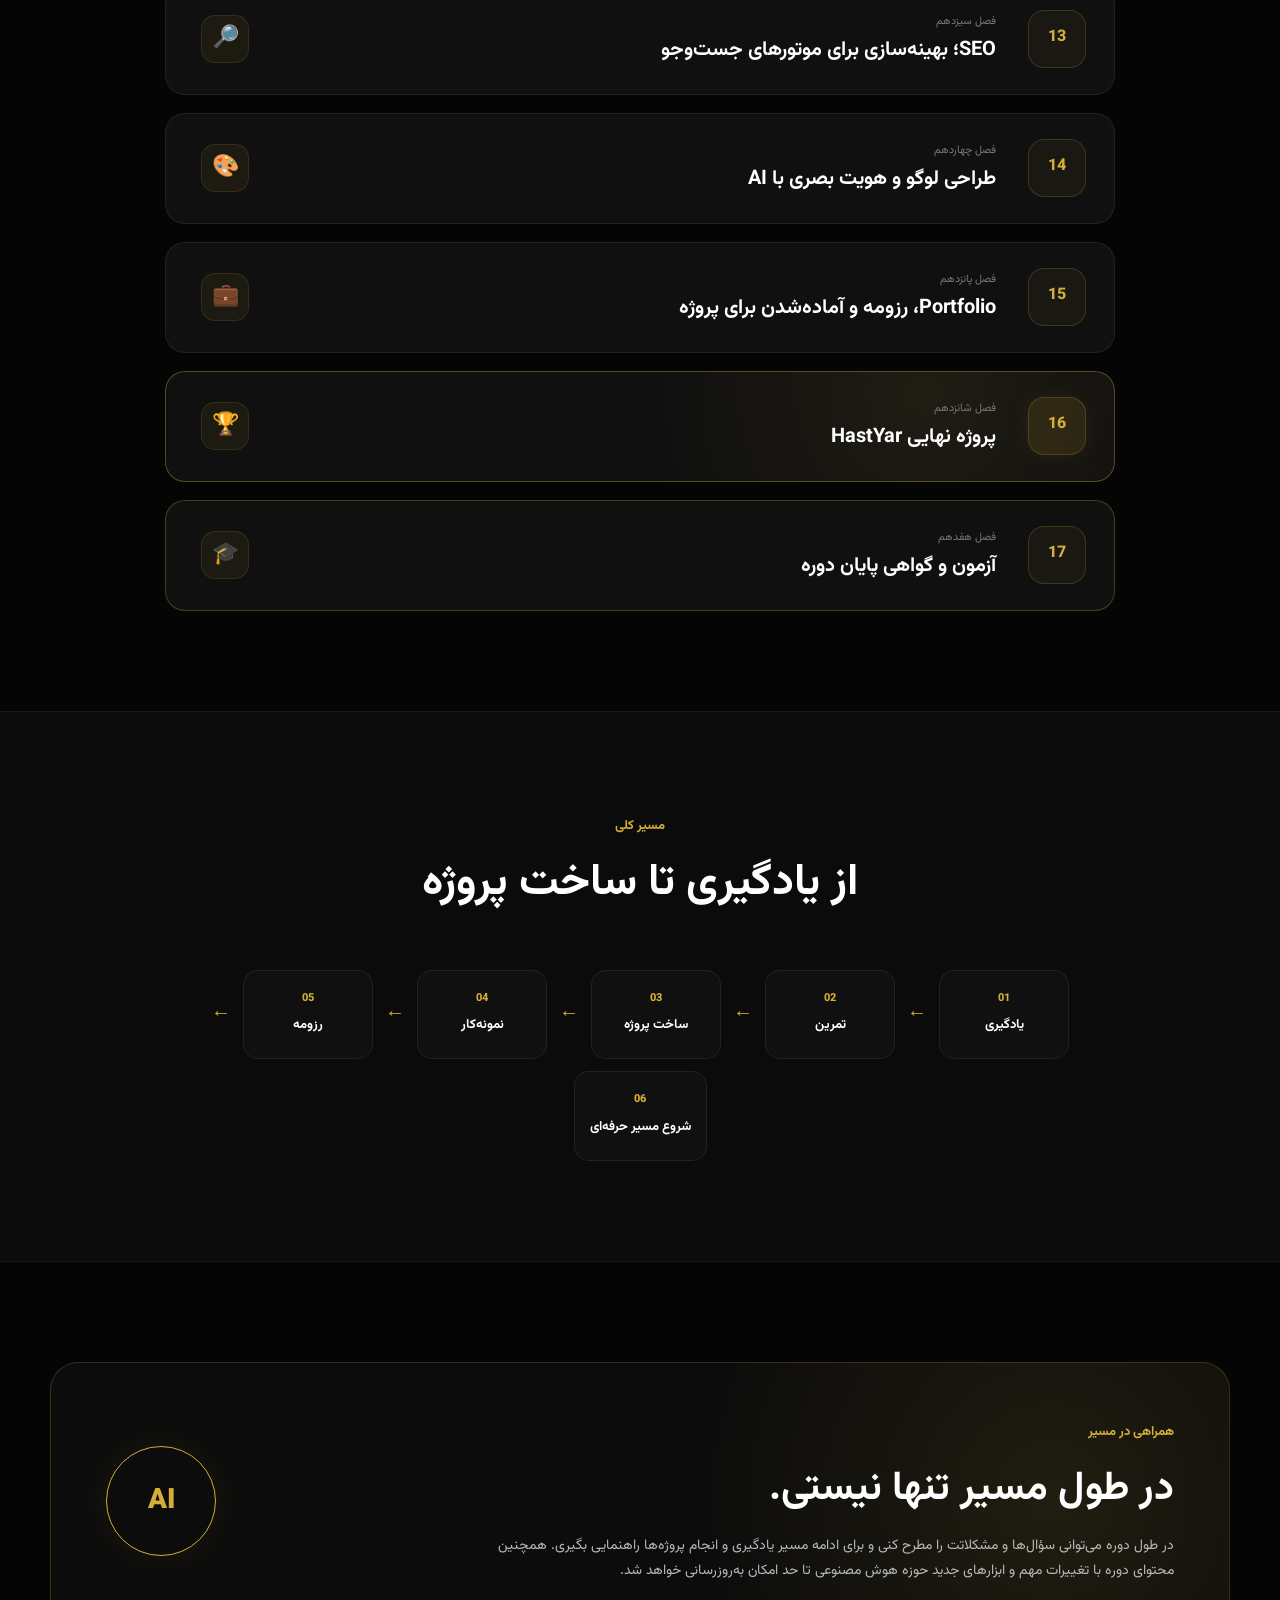
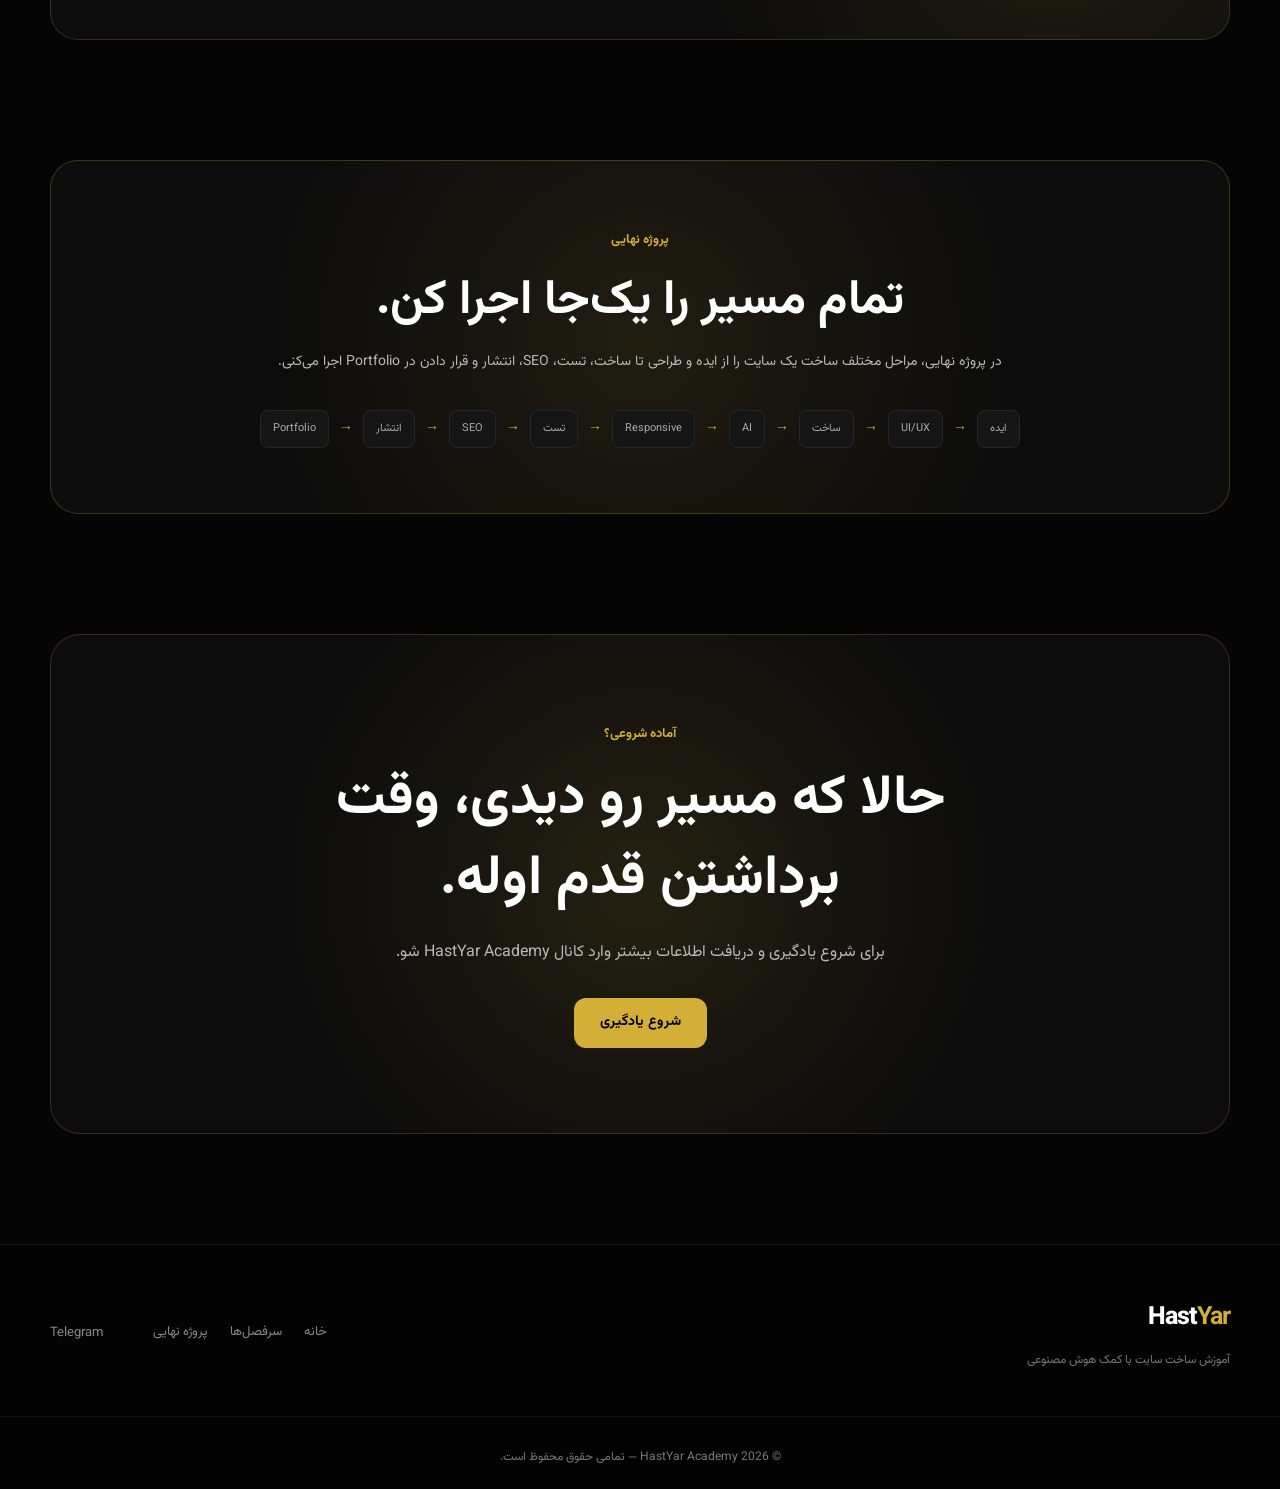
<file: package.html>
<!DOCTYPE html>
<html lang="fa" dir="rtl">

<head>

    <meta charset="UTF-8">

    <meta name="viewport" content="width=device-width, initial-scale=1.0">

    <meta name="description"
        content="سرفصل کامل دوره HastYar Academy؛ آموزش ساخت سایت با HTML، CSS، JavaScript، WordPress، Elementor و هوش مصنوعی.">

    <title>HastYar Academy | سرفصل کامل دوره</title>

    <link rel="stylesheet" href="package-style.css">

    <link rel="preconnect" href="https://fonts.googleapis.com">

    <link rel="preconnect" href="https://fonts.gstatic.com" crossorigin>

    <link
        href="https://fonts.googleapis.com/css2?family=Vazirmatn:wght@300;400;500;600;700;800;900&display=swap"
        rel="stylesheet">
<link rel="icon" type="image/jpeg" href="logo.png">
</head>


<body>


    <!-- ================= NAVBAR ================= -->

    <header class="navbar">

        <div class="container navbar-inner">

            <a href="index.html" class="logo">
                <span>Hast</span><strong>Yar</strong>
            </a>


            <nav class="nav-links">

                <a href="index.html">
                    خانه
                </a>

                <a href="index.html#course">
                    دوره
                </a>

                <a href="#chapters">
                    سرفصل‌ها
                </a>

                <a href="#final-project">
                    پروژه نهایی
                </a>

            </nav>


            <a
                href="https://t.me/HastYar_Academy"
                class="nav-button"
                target="_blank"
                rel="noopener noreferrer">

                شروع یادگیری

            </a>

        </div>

    </header>



    <main>


        <!-- ================= HERO ================= -->

        <section class="package-hero">

            <div class="container">

                <div class="package-hero-content">

                    <span class="badge">
                        ✦ HastYar Academy
                    </span>


                    <h1>

                        مسیر کامل یادگیری

                        <span>ساخت سایت</span>

                        با هوش مصنوعی

                    </h1>


                    <p>

                        از آشنایی با دنیای وب و طراحی UI/UX
                        تا ساخت پروژه‌های واقعی، انتشار سایت،
                        SEO، ساخت نمونه‌کار و آماده‌شدن برای ورود به بازار کار.

                    </p>


                    <div class="hero-actions">

                        <a
                            href="https://t.me/HastYar_Academy"
                            class="primary-button"
                            target="_blank"
                            rel="noopener noreferrer">

                            شروع یادگیری

                        </a>


                        <a
                            href="#chapters"
                            class="secondary-button">

                            مشاهده سرفصل‌ها

                        </a>

                    </div>


                    <div class="package-stats">

                        <div>

                            <strong>
                                ۱۷
                            </strong>

                            <span>
                                فصل آموزشی
                            </span>

                        </div>


                        <div>

                            <strong>
                                پروژه‌محور
                            </strong>

                            <span>
                                از تمرین تا پروژه نهایی
                            </span>

                        </div>


                        <div>

                            <strong>
                                از صفر
                            </strong>

                            <span>
                                بدون نیاز به تجربه قبلی
                            </span>

                        </div>

                    </div>

                </div>

            </div>

        </section>



        <!-- ================= INTRO ================= -->

        <section class="intro-section">

            <div class="container">

                <div class="intro-box">

                    <span class="section-label">
                        اینجا چه چیزی یاد می‌گیری؟
                    </span>


                    <h2>
                        فقط ابزارها را یاد نمی‌گیری؛
                        فرآیند ساخت سایت را یاد می‌گیری.
                    </h2>


                    <p>

                        مسیر آموزش از مفاهیم پایه شروع می‌شود
                        و مرحله‌به‌مرحله به ساخت، تست، انتشار
                        و ارائه پروژه‌های واقعی می‌رسد.

                        در طول دوره با HTML، CSS، JavaScript،
                        WordPress، Elementor و کاربرد هوش مصنوعی
                        در فرآیند طراحی و ساخت سایت آشنا می‌شوی.

                    </p>

                </div>

            </div>

        </section>



        <!-- ================= CHAPTERS ================= -->

        <section class="chapters-section" id="chapters">

            <div class="container">


                <div class="section-heading">

                    <span class="section-label">
                        برنامه آموزشی
                    </span>


                    <h2>
                        ۱۷ فصل برای ساختن مسیر مهارتی تو
                    </h2>


                    <p>

                        هر فصل بخشی از مسیر را پوشش می‌دهد
                        و در بخش‌های مختلف، تمرین و پروژه عملی دارد.

                    </p>

                </div>



                <div class="chapters-list">


                    <!-- ================= CHAPTER 1 ================= -->

                    <article class="chapter-card">

                        <div class="chapter-header">

                            <div class="chapter-number">
                                01
                            </div>


                            <div class="chapter-title">

                                <span>
                                    فصل اول
                                </span>

                                <h3>
                                    شروع کار و آماده‌سازی
                                </h3>

                            </div>


                            <div class="chapter-icon">
                                🚀
                            </div>

                        </div>


                        <div class="chapter-content">

                            <p class="chapter-description">

                                آشنایی با مسیر دوره، ابزارهای موردنیاز
                                و آماده‌سازی محیط کار برای شروع پروژه‌ها.

                            </p>


                            <ul>

                                <li>خوش‌آمدگویی و معرفی HastYar Academy</li>

                                <li>آشنایی با ساختار و مسیر دوره</li>

                                <li>بررسی پیش‌نیازهای یادگیری</li>

                                <li>معرفی ابزارهای موردنیاز</li>

                                <li>آماده‌سازی کامپیوتر</li>

                                <li>نصب ابزارهای موردنیاز</li>

                                <li>آشنایی با فایل و پوشه</li>

                                <li>آشنایی اولیه با محیط کار</li>

                            </ul>


                            <div class="chapter-project">

                                <strong>
                                    پروژه فصل
                                </strong>

                                <span>
                                    آماده‌سازی کامل سیستم و ایجاد ساختار اولیه پروژه
                                </span>

                            </div>

                        </div>

                    </article>



                    <!-- ================= CHAPTER 2 ================= -->

                    <article class="chapter-card">

                        <div class="chapter-header">

                            <div class="chapter-number">
                                02
                            </div>


                            <div class="chapter-title">

                                <span>
                                    فصل دوم
                                </span>

                                <h3>
                                    دنیای وب از صفر
                                </h3>

                            </div>


                            <div class="chapter-icon">
                                🌐
                            </div>

                        </div>


                        <div class="chapter-content">

                            <p class="chapter-description">

                                آشنایی با مفاهیم پایه اینترنت و وب
                                و درک ساختار کلی سایت‌ها.

                            </p>


                            <ul>

                                <li>اینترنت و وب</li>

                                <li>Website و Web Page</li>

                                <li>Browser</li>

                                <li>Client و Server</li>

                                <li>Front-end و Back-end</li>

                                <li>URL و Link</li>

                                <li>Domain</li>

                                <li>Hosting</li>

                                <li>نحوه ارتباط سرور و مرورگر</li>

                                <li>ساختار کلی یک سایت</li>

                                <li>انواع سایت</li>

                                <li>تعیین موضوع و هدف سایت</li>

                                <li>شناخت مخاطب</li>

                                <li>تعیین صفحات و امکانات</li>

                            </ul>


                            <div class="chapter-project">

                                <strong>
                                    پروژه فصل
                                </strong>

                                <span>
                                    انتخاب یک موضوع واقعی و طراحی نقشه اولیه سایت
                                </span>

                            </div>

                        </div>

                    </article>



                    <!-- ================= CHAPTER 3 ================= -->

                    <article class="chapter-card">

                        <div class="chapter-header">

                            <div class="chapter-number">
                                03
                            </div>


                            <div class="chapter-title">

                                <span>
                                    فصل سوم
                                </span>

                                <h3>
                                    UI/UX و طراحی قبل از پیاده‌سازی
                                </h3>

                            </div>


                            <div class="chapter-icon">
                                🎨
                            </div>

                        </div>


                        <div class="chapter-content">

                            <p class="chapter-description">

                                یادگیری اصول طراحی رابط و تجربه کاربری
                                و تبدیل یک ایده به ساختار یک صفحه واقعی.

                            </p>


                            <ul>

                                <li>UI چیست؟</li>

                                <li>UX چیست؟</li>

                                <li>تفاوت UI و UX</li>

                                <li>نحوه تعامل کاربر با سایت</li>

                                <li>ساختار یک صفحه مناسب</li>

                                <li>طراحی Header و Navigation</li>

                                <li>طراحی Hero و Sectionها</li>

                                <li>طراحی Card و CTA</li>

                                <li>طراحی Footer</li>

                                <li>انتخاب رنگ بر اساس موضوع سایت</li>

                                <li>انتخاب فونت</li>

                                <li>سلسله‌مراتب بصری</li>

                                <li>فاصله‌گذاری و نظم</li>

                                <li>خوانایی</li>

                                <li>طراحی برای کاربر</li>

                                <li>طراحی موبایل و دسکتاپ</li>

                                <li>تبدیل ایده به طرح صفحه</li>

                            </ul>


                            <div class="chapter-project">

                                <strong>
                                    پروژه فصل
                                </strong>

                                <span>
                                    طراحی UI یک صفحه اصلی برای یک موضوع واقعی
                                </span>

                            </div>

                        </div>

                    </article>



                    <!-- ================= CHAPTER 4 ================= -->

                    <article class="chapter-card">

                        <div class="chapter-header">

                            <div class="chapter-number">
                                04
                            </div>


                            <div class="chapter-title">

                                <span>
                                    فصل چهارم
                                </span>

                                <h3>
                                    HTML؛ ساخت اسکلت سایت
                                </h3>

                            </div>


                            <div class="chapter-icon">
                                🧱
                            </div>

                        </div>


                        <div class="chapter-content">

                            <p class="chapter-description">

                                ساختار HTML را یاد می‌گیری و طرح UI
                                را به ساختار واقعی یک صفحه وب تبدیل می‌کنی.

                            </p>


                            <ul>

                                <li>HTML چیست؟</li>

                                <li>ساختار فایل HTML</li>

                                <li>Head و Body</li>

                                <li>Heading و Paragraph</li>

                                <li>Link و Image</li>

                                <li>Button و List</li>

                                <li>Container و Section</li>

                                <li>Header و Navigation</li>

                                <li>Main و Footer</li>

                                <li>Class و ID</li>

                                <li>Semantic HTML</li>

                                <li>ساخت صفحات مختلف</li>

                                <li>اتصال صفحات به یکدیگر</li>

                                <li>ساخت یک صفحه واقعی از صفر</li>

                            </ul>


                            <div class="chapter-project">

                                <strong>
                                    پروژه فصل
                                </strong>

                                <span>
                                    پیاده‌سازی اسکلت HTML طرح UI فصل سوم
                                </span>

                            </div>

                        </div>

                    </article>



                    <!-- ================= CHAPTER 5 ================= -->

                    <article class="chapter-card">

                        <div class="chapter-header">

                            <div class="chapter-number">
                                05
                            </div>


                            <div class="chapter-title">

                                <span>
                                    فصل پنجم
                                </span>

                                <h3>
                                    CSS؛ طراحی و استایل‌دهی سایت
                                </h3>

                            </div>


                            <div class="chapter-icon">
                                🎨
                            </div>

                        </div>


                        <div class="chapter-content">

                            <p class="chapter-description">

                                یادگیری CSS برای تبدیل ساختار HTML
                                به یک رابط کاربری زیبا و Responsive.

                            </p>


                            <ul>

                                <li>CSS چیست؟</li>

                                <li>اتصال CSS به HTML</li>

                                <li>Selectorها</li>

                                <li>رنگ و Background</li>

                                <li>متن و فونت</li>

                                <li>Width و Height</li>

                                <li>Margin و Padding</li>

                                <li>Border و Border Radius</li>

                                <li>Box Model</li>

                                <li>Display</li>

                                <li>Flexbox</li>

                                <li>Grid</li>

                                <li>Position</li>

                                <li>طراحی Button</li>

                                <li>Hover و Transition</li>

                                <li>چیدمان حرفه‌ای</li>

                                <li>Responsive Design</li>

                                <li>Media Query</li>

                                <li>طراحی موبایل، تبلت و دسکتاپ</li>

                                <li>رفع مشکلات نمایش در اندازه‌های مختلف</li>

                            </ul>


                            <div class="chapter-project">

                                <strong>
                                    پروژه فصل
                                </strong>

                                <span>
                                    تبدیل HTML به نسخه کامل و Responsive طرح UI
                                </span>

                            </div>

                        </div>

                    </article>



                    <!-- ================= CHAPTER 6 ================= -->

                    <article class="chapter-card">

                        <div class="chapter-header">

                            <div class="chapter-number">
                                06
                            </div>


                            <div class="chapter-title">

                                <span>
                                    فصل ششم
                                </span>

                                <h3>
                                    JavaScript؛ ایجاد تعامل در سایت
                                </h3>

                            </div>


                            <div class="chapter-icon">
                                ⚡
                            </div>

                        </div>


                        <div class="chapter-content">

                            <p class="chapter-description">

                                اضافه‌کردن رفتار و تعامل به صفحات وب
                                با استفاده از JavaScript.

                            </p>


                            <ul>

                                <li>JavaScript چیست؟</li>

                                <li>کاربرد JavaScript</li>

                                <li>اتصال JavaScript به سایت</li>

                                <li>متغیرها</li>

                                <li>انواع داده‌های موردنیاز</li>

                                <li>شرط‌ها</li>

                                <li>Function</li>

                                <li>DOM</li>

                                <li>انتخاب عناصر</li>

                                <li>Event</li>

                                <li>Click</li>

                                <li>نمایش و مخفی‌کردن عناصر</li>

                                <li>منوی موبایل</li>

                                <li>تعامل دکمه‌ها</li>

                                <li>فرم‌ها و بررسی اولیه ورودی</li>

                                <li>ساخت تعاملات ساده واقعی</li>

                            </ul>


                            <div class="chapter-project">

                                <strong>
                                    پروژه فصل
                                </strong>

                                <span>
                                    اضافه‌کردن تعاملات کاربردی به سایت قبلی
                                </span>

                            </div>

                        </div>

                    </article>



                    <!-- ================= CHAPTER 7 ================= -->

                    <article class="chapter-card">

                        <div class="chapter-header">

                            <div class="chapter-number">
                                07
                            </div>


                            <div class="chapter-title">

                                <span>
                                    فصل هفتم
                                </span>

                                <h3>
                                    هوش مصنوعی در ساخت سایت
                                </h3>

                            </div>


                            <div class="chapter-icon">
                                🤖
                            </div>

                        </div>


                        <div class="chapter-content">

                            <p class="chapter-description">

                                استفاده از هوش مصنوعی برای طراحی،
                                تولید، اصلاح و توسعه بخش‌های مختلف سایت.

                            </p>


                            <ul>

                                <li>AI در طراحی و ساخت سایت</li>

                                <li>قابلیت‌ها و محدودیت‌های AI</li>

                                <li>انتخاب ابزار AI</li>

                                <li>Prompt چیست؟</li>

                                <li>ساخت Prompt حرفه‌ای</li>

                                <li>تعیین موضوع و هدف</li>

                                <li>درخواست ساختار HTML</li>

                                <li>درخواست CSS</li>

                                <li>درخواست JavaScript</li>

                                <li>درخواست طراحی Responsive</li>

                                <li>گرفتن کد از AI</li>

                                <li>بررسی کد تولیدشده</li>

                                <li>درک بخش‌های مختلف کد</li>

                                <li>شخصی‌سازی کد</li>

                                <li>تغییر رنگ و فونت</li>

                                <li>تغییر ساختار</li>

                                <li>اضافه‌کردن امکانات</li>

                                <li>پیداکردن و رفع خطا با AI</li>

                                <li>Debug با AI</li>

                                <li>اصلاح و تست کد</li>

                                <li>تبدیل ایده به سایت با AI</li>

                            </ul>


                            <div class="chapter-project">

                                <strong>
                                    پروژه فصل
                                </strong>

                                <span>
                                    ساخت یک سایت جدید از ایده تا اجرا، اصلاح و تست
                                </span>

                            </div>

                        </div>

                    </article>



                    <!-- ================= CHAPTER 8 ================= -->

                    <article class="chapter-card">

                        <div class="chapter-header">

                            <div class="chapter-number">
                                08
                            </div>


                            <div class="chapter-title">

                                <span>
                                    فصل هشتم
                                </span>

                                <h3>
                                    WordPress؛ ساخت سایت با سیستم مدیریت محتوا
                                </h3>

                            </div>


                            <div class="chapter-icon">
                                🧩
                            </div>

                        </div>


                        <div class="chapter-content">

                            <p class="chapter-description">

                                آشنایی با WordPress و ساخت سایت
                                با یک سیستم مدیریت محتوای کاربردی.

                            </p>


                            <ul>

                                <li>WordPress چیست؟</li>

                                <li>کاربردهای WordPress</li>

                                <li>نصب WordPress</li>

                                <li>ورود به Dashboard</li>

                                <li>آشنایی با محیط مدیریت</li>

                                <li>Pages</li>

                                <li>Posts</li>

                                <li>Media</li>

                                <li>Theme</li>

                                <li>نصب و تنظیم Theme</li>

                                <li>Plugin</li>

                                <li>نصب و مدیریت Plugin</li>

                                <li>تنظیمات مهم</li>

                                <li>مدیریت محتوای سایت</li>

                                <li>نکات امنیتی و مدیریتی</li>

                            </ul>


                            <div class="chapter-project">

                                <strong>
                                    پروژه فصل
                                </strong>

                                <span>
                                    ساخت یک سایت WordPress ساده
                                </span>

                            </div>

                        </div>

                    </article>



                    <!-- ================= CHAPTER 9 ================= -->

                    <article class="chapter-card">

                        <div class="chapter-header">

                            <div class="chapter-number">
                                09
                            </div>


                            <div class="chapter-title">

                                <span>
                                    فصل نهم
                                </span>

                                <h3>
                                    Elementor؛ پیاده‌سازی UI در WordPress
                                </h3>

                            </div>


                            <div class="chapter-icon">
                                🧱
                            </div>

                        </div>


                        <div class="chapter-content">

                            <p class="chapter-description">

                                پیاده‌سازی طرح‌های رابط کاربری
                                در WordPress با Elementor.

                            </p>


                            <ul>

                                <li>Elementor چیست؟</li>

                                <li>نصب و فعال‌سازی</li>

                                <li>آشنایی با محیط Elementor</li>

                                <li>ساختار صفحات</li>

                                <li>Container و Section</li>

                                <li>اضافه‌کردن عناصر</li>

                                <li>Heading و Text</li>

                                <li>Image و Button</li>

                                <li>ساخت Header</li>

                                <li>ساخت Hero</li>

                                <li>ساخت Cards</li>

                                <li>ساخت Services</li>

                                <li>ساخت CTA</li>

                                <li>ساخت Footer</li>

                                <li>تنظیم رنگ و فونت</li>

                                <li>پیاده‌سازی UI واقعی</li>

                                <li>Responsive در Elementor</li>

                                <li>تنظیم موبایل و دسکتاپ</li>

                            </ul>


                            <div class="chapter-project">

                                <strong>
                                    پروژه فصل
                                </strong>

                                <span>
                                    پیاده‌سازی یک طرح UI در WordPress و Elementor
                                </span>

                            </div>

                        </div>

                    </article>



                    <!-- ================= CHAPTER 10 ================= -->

                    <article class="chapter-card">

                        <div class="chapter-header">

                            <div class="chapter-number">
                                10
                            </div>


                            <div class="chapter-title">

                                <span>
                                    فصل دهم
                                </span>

                                <h3>
                                    ساخت پروژه‌های واقعی
                                </h3>

                            </div>


                            <div class="chapter-icon">
                                🛒
                            </div>

                        </div>


                        <div class="chapter-content">

                            <p class="chapter-description">

                                ترکیب مهارت‌های یادگرفته‌شده برای ساخت
                                پروژه‌هایی با موضوعات مختلف.

                            </p>


                            <ul>

                                <li>ساخت سایت شخصی</li>

                                <li>ساخت سایت شرکتی</li>

                                <li>ساخت سایت خدماتی</li>

                                <li>ساخت سایت فروشگاهی</li>

                                <li>ساخت سایت با موضوع انتخابی هنرجو</li>

                                <li>تعیین هدف و مخاطب</li>

                                <li>تعیین صفحات و امکانات</li>

                                <li>طراحی UI/UX</li>

                                <li>انتخاب روش ساخت</li>

                                <li>HTML / CSS / JavaScript</li>

                                <li>WordPress / Elementor</li>

                                <li>استفاده از AI در بخش‌های لازم</li>

                                <li>ساخت و تکمیل پروژه</li>

                            </ul>


                            <div class="chapter-project">

                                <strong>
                                    پروژه‌های فصل
                                </strong>

                                <span>
                                    ساخت چند پروژه واقعی با روش‌های مختلف
                                </span>

                            </div>

                        </div>

                    </article>



                    <!-- ================= CHAPTER 11 ================= -->

                    <article class="chapter-card">

                        <div class="chapter-header">

                            <div class="chapter-number">
                                11
                            </div>


                            <div class="chapter-title">

                                <span>
                                    فصل یازدهم
                                </span>

                                <h3>
                                    تست، رفع خطا و حرفه‌ای‌سازی
                                </h3>

                            </div>


                            <div class="chapter-icon">
                                🛠️
                            </div>

                        </div>


                        <div class="chapter-content">

                            <p class="chapter-description">

                                بررسی و آماده‌سازی پروژه‌ها برای انتشار
                                با تمرکز بر خطاها، نمایش صحیح و جزئیات نهایی.

                            </p>


                            <ul>

                                <li>اهمیت تست سایت</li>

                                <li>بررسی ظاهر</li>

                                <li>بررسی لینک‌ها</li>

                                <li>بررسی دکمه‌ها</li>

                                <li>بررسی تصاویر</li>

                                <li>بررسی HTML</li>

                                <li>بررسی CSS</li>

                                <li>بررسی JavaScript</li>

                                <li>پیداکردن خطا</li>

                                <li>رفع خطا</li>

                                <li>Debug با AI</li>

                                <li>بررسی موبایل</li>

                                <li>بررسی دسکتاپ</li>

                                <li>رفع مشکلات Responsive</li>

                                <li>بهبود مقدماتی سرعت و ظاهر</li>

                                <li>چک‌لیست نهایی قبل از انتشار</li>

                                <li>نکات حرفه‌ای و تجربی</li>

                            </ul>


                            <div class="chapter-project">

                                <strong>
                                    پروژه فصل
                                </strong>

                                <span>
                                    تست کامل یکی از پروژه‌ها و آماده‌سازی آن برای انتشار
                                </span>

                            </div>

                        </div>

                    </article>



                    <!-- ================= CHAPTER 12 ================= -->

                    <article class="chapter-card">

                        <div class="chapter-header">

                            <div class="chapter-number">
                                12
                            </div>


                            <div class="chapter-title">

                                <span>
                                    فصل دوازدهم
                                </span>

                                <h3>
                                    انتشار سایت
                                </h3>

                            </div>


                            <div class="chapter-icon">
                                🌐
                            </div>

                        </div>


                        <div class="chapter-content">

                            <p class="chapter-description">

                                آشنایی با مراحل انتقال سایت از محیط کار
                                به اینترنت و آماده‌سازی برای انتشار.

                            </p>


                            <ul>

                                <li>سایت آماده انتشار یعنی چه؟</li>

                                <li>لینک رایگان سایت</li>

                                <li>هاست</li>

                                <li>انواع هاست</li>

                                <li>انتخاب هاست مناسب</li>

                                <li>دامنه</li>

                                <li>انتخاب دامنه</li>

                                <li>خرید دامنه و هاست</li>

                                <li>اتصال دامنه به هاست</li>

                                <li>انتقال فایل‌های سایت</li>

                                <li>راه‌اندازی WordPress روی هاست</li>

                                <li>انتشار سایت</li>

                                <li>بررسی سایت بعد از انتشار</li>

                            </ul>


                            <div class="chapter-project">

                                <strong>
                                    پروژه فصل
                                </strong>

                                <span>
                                    انتشار واقعی یکی از پروژه‌های ساخته‌شده
                                </span>

                            </div>

                        </div>

                    </article>



                    <!-- ================= CHAPTER 13 ================= -->

                    <article class="chapter-card">

                        <div class="chapter-header">

                            <div class="chapter-number">
                                13
                            </div>


                            <div class="chapter-title">

                                <span>
                                    فصل سیزدهم
                                </span>

                                <h3>
                                    SEO؛ بهینه‌سازی برای موتورهای جست‌وجو
                                </h3>

                            </div>


                            <div class="chapter-icon">
                                🔎
                            </div>

                        </div>


                        <div class="chapter-content">

                            <p class="chapter-description">

                                آشنایی با اصول SEO و روش‌های پایه
                                برای بهینه‌سازی یک سایت واقعی.

                            </p>


                            <ul>

                                <li>SEO چیست؟</li>

                                <li>نحوه بررسی سایت توسط موتورهای جست‌وجو</li>

                                <li>ساختار مناسب صفحات</li>

                                <li>عنوان صفحات</li>

                                <li>Meta Description</li>

                                <li>Headingها</li>

                                <li>محتوای مناسب</li>

                                <li>تصاویر و بهینه‌سازی آن‌ها</li>

                                <li>لینک‌های داخلی</li>

                                <li>SEO داخلی</li>

                                <li>روش‌های رایگان SEO</li>

                                <li>ابزارهای SEO</li>

                                <li>روش‌ها و ابزارهای پولی</li>

                                <li>اشتباهات رایج SEO</li>

                            </ul>


                            <div class="chapter-project">

                                <strong>
                                    پروژه فصل
                                </strong>

                                <span>
                                    انجام SEO اولیه روی یک سایت واقعی
                                </span>

                            </div>

                        </div>

                    </article>



                    <!-- ================= CHAPTER 14 ================= -->

                    <article class="chapter-card">

                        <div class="chapter-header">

                            <div class="chapter-number">
                                14
                            </div>


                            <div class="chapter-title">

                                <span>
                                    فصل چهاردهم
                                </span>

                                <h3>
                                    طراحی لوگو و هویت بصری با AI
                                </h3>

                            </div>


                            <div class="chapter-icon">
                                🎨
                            </div>

                        </div>


                        <div class="chapter-content">

                            <p class="chapter-description">

                                استفاده از هوش مصنوعی برای ایده‌پردازی
                                و ساخت هویت بصری هماهنگ با پروژه.

                            </p>


                            <ul>

                                <li>لوگو چیست؟</li>

                                <li>سبک‌های مختلف لوگو</li>

                                <li>انتخاب سبک مناسب</li>

                                <li>انتخاب رنگ برند</li>

                                <li>انتخاب فونت برند</li>

                                <li>ساخت Prompt برای لوگو</li>

                                <li>تولید لوگو با AI</li>

                                <li>اصلاح طرح</li>

                                <li>ساخت نسخه‌های مختلف</li>

                                <li>آماده‌سازی لوگو برای سایت</li>

                                <li>هماهنگ‌کردن لوگو با UI سایت</li>

                            </ul>


                            <div class="chapter-project">

                                <strong>
                                    پروژه فصل
                                </strong>

                                <span>
                                    ساخت لوگو و هویت بصری برای یکی از پروژه‌ها
                                </span>

                            </div>

                        </div>

                    </article>



                    <!-- ================= CHAPTER 15 ================= -->

                    <article class="chapter-card">

                        <div class="chapter-header">

                            <div class="chapter-number">
                                15
                            </div>


                            <div class="chapter-title">

                                <span>
                                    فصل پانزدهم
                                </span>

                                <h3>
                                    Portfolio، رزومه و آماده‌شدن برای پروژه
                                </h3>

                            </div>


                            <div class="chapter-icon">
                                💼
                            </div>

                        </div>


                        <div class="chapter-content">

                            <p class="chapter-description">

                                آماده‌سازی مهارت‌ها و پروژه‌ها برای ارائه
                                و شروع مسیر حرفه‌ای.

                            </p>


                            <ul>

                                <li>Portfolio چیست؟</li>

                                <li>ویژگی‌های یک نمونه‌کار مناسب</li>

                                <li>انتخاب پروژه‌ها</li>

                                <li>نحوه نمایش پروژه</li>

                                <li>معرفی پروژه</li>

                                <li>معرفی مهارت‌ها</li>

                                <li>ساخت رزومه</li>

                                <li>نوشتن مهارت‌ها در رزومه</li>

                                <li>آماده‌کردن نمونه‌کار</li>

                                <li>نحوه ارائه پروژه</li>

                                <li>آماده‌شدن برای گرفتن پروژه</li>

                                <li>نحوه ارتباط با کارفرما</li>

                                <li>اشتباهات رایج افراد تازه‌کار</li>

                                <li>مسیر رشد بعد از اولین پروژه</li>

                            </ul>


                            <div class="chapter-project">

                                <strong>
                                    خروجی فصل
                                </strong>

                                <span>
                                    آماده‌سازی نمونه‌کار و رزومه برای شروع مسیر حرفه‌ای
                                </span>

                            </div>

                        </div>

                    </article>



                    <!-- ================= CHAPTER 16 ================= -->

                    <article class="chapter-card featured-chapter">

                        <div class="chapter-header">

                            <div class="chapter-number">
                                16
                            </div>


                            <div class="chapter-title">

                                <span>
                                    فصل شانزدهم
                                </span>

                                <h3>
                                    پروژه نهایی HastYar
                                </h3>

                            </div>


                            <div class="chapter-icon">
                                🏆
                            </div>

                        </div>


                        <div class="chapter-content">

                            <p class="chapter-description">

                                اجرای یک پروژه جامع برای به‌کارگیری
                                مهارت‌هایی که در طول دوره یاد گرفته شده‌اند.

                            </p>


                            <div class="final-project-steps">

                                <div>
                                    ایده و موضوع
                                </div>

                                <div>
                                    هدف و مخاطب
                                </div>

                                <div>
                                    ساختار سایت
                                </div>

                                <div>
                                    UI / UX
                                </div>

                                <div>
                                    انتخاب روش ساخت
                                </div>

                                <div>
                                    HTML / CSS / JS یا WordPress / Elementor
                                </div>

                                <div>
                                    استفاده از AI
                                </div>

                                <div>
                                    ساخت کامل سایت
                                </div>

                                <div>
                                    Responsive
                                </div>

                                <div>
                                    تست و رفع خطا
                                </div>

                                <div>
                                    SEO اولیه
                                </div>

                                <div>
                                    لوگو و هویت بصری
                                </div>

                                <div>
                                    انتشار سایت
                                </div>

                                <div>
                                    قرار دادن در Portfolio
                                </div>

                            </div>


                            <div class="chapter-project">

                                <strong>
                                    خروجی نهایی
                                </strong>

                                <span>
                                    یک پروژه کامل که از برنامه‌ریزی تا انتشار و ارائه در Portfolio پیش رفته است.
                                </span>

                            </div>

                        </div>

                    </article>



                    <!-- ================= CHAPTER 17 ================= -->

                    <article class="chapter-card certificate-chapter">

                        <div class="chapter-header">

                            <div class="chapter-number">
                                17
                            </div>


                            <div class="chapter-title">

                                <span>
                                    فصل هفدهم
                                </span>

                                <h3>
                                    آزمون و گواهی پایان دوره
                                </h3>

                            </div>


                            <div class="chapter-icon">
                                🎓
                            </div>

                        </div>


                        <div class="chapter-content">

                            <p class="chapter-description">

                                ارزیابی آموخته‌ها و بررسی پروژه نهایی
                                برای پایان مسیر آموزشی.

                            </p>


                            <ul>

                                <li>آزمون تئوری</li>

                                <li>آزمون عملی</li>

                                <li>بررسی پروژه نهایی</li>

                                <li>اصلاح پروژه</li>

                                <li>تأیید پایان دوره</li>

                                <li>دریافت گواهی HastYar Academy</li>

                            </ul>


                            <div class="chapter-project">

                                <strong>
                                    گواهی پایان دوره
                                </strong>

                                <span>
                                    پس از تکمیل مراحل ارزیابی، گواهی پایان دوره HastYar Academy ارائه می‌شود.
                                </span>

                            </div>

                            <small class="certificate-note">

                                این گواهی، گواهی پایان دوره آموزشی HastYar Academy است
                                و مدرک رسمی دانشگاهی یا دولتی محسوب نمی‌شود.

                            </small>

                        </div>

                    </article>


                </div>

            </div>

        </section>



        <!-- ================= LEARNING PATH ================= -->

        <section class="path-section">

            <div class="container">

                <div class="section-heading">

                    <span class="section-label">
                        مسیر کلی
                    </span>


                    <h2>
                        از یادگیری تا ساخت پروژه
                    </h2>

                </div>


                <div class="path">

                    <div class="path-item">
                        <span>01</span>
                        <strong>یادگیری</strong>
                    </div>


                    <div class="path-arrow">
                        ←
                    </div>


                    <div class="path-item">
                        <span>02</span>
                        <strong>تمرین</strong>
                    </div>


                    <div class="path-arrow">
                        ←
                    </div>


                    <div class="path-item">
                        <span>03</span>
                        <strong>ساخت پروژه</strong>
                    </div>


                    <div class="path-arrow">
                        ←
                    </div>


                    <div class="path-item">
                        <span>04</span>
                        <strong>نمونه‌کار</strong>
                    </div>


                    <div class="path-arrow">
                        ←
                    </div>


                    <div class="path-item">
                        <span>05</span>
                        <strong>رزومه</strong>
                    </div>


                    <div class="path-arrow">
                        ←
                    </div>


                    <div class="path-item">
                        <span>06</span>
                        <strong>شروع مسیر حرفه‌ای</strong>
                    </div>

                </div>

            </div>

        </section>



        <!-- ================= SUPPORT ================= -->

        <section class="support-section">

            <div class="container">

                <div class="support-box">

                    <div>

                        <span class="section-label">
                            همراهی در مسیر
                        </span>


                        <h2>
                            در طول مسیر تنها نیستی.
                        </h2>


                        <p>

                            در طول دوره می‌توانی سؤال‌ها و مشکلاتت را مطرح کنی
                            و برای ادامه مسیر یادگیری و انجام پروژه‌ها راهنمایی بگیری.

                            همچنین محتوای دوره با تغییرات مهم و ابزارهای جدید
                            حوزه هوش مصنوعی تا حد امکان به‌روزرسانی خواهد شد.

                        </p>

                    </div>


                    <div class="support-icon">
                        AI
                    </div>

                </div>

            </div>

        </section>



        <!-- ================= FINAL PROJECT ================= -->

        <section class="final-project-section" id="final-project">

            <div class="container">

                <div class="final-project-box">

                    <span class="section-label">
                        پروژه نهایی
                    </span>


                    <h2>
                        تمام مسیر را یک‌جا اجرا کن.
                    </h2>


                    <p>

                        در پروژه نهایی، مراحل مختلف ساخت یک سایت را
                        از ایده و طراحی تا ساخت، تست، SEO، انتشار
                        و قرار دادن در Portfolio اجرا می‌کنی.

                    </p>


                    <div class="final-flow">

                        <span>ایده</span>

                        <b>→</b>

                        <span>UI/UX</span>

                        <b>→</b>

                        <span>ساخت</span>

                        <b>→</b>

                        <span>AI</span>

                        <b>→</b>

                        <span>Responsive</span>

                        <b>→</b>

                        <span>تست</span>

                        <b>→</b>

                        <span>SEO</span>

                        <b>→</b>

                        <span>انتشار</span>

                        <b>→</b>

                        <span>Portfolio</span>

                    </div>

                </div>

            </div>

        </section>



        <!-- ================= CTA ================= -->

        <section class="cta-section">

            <div class="container">

                <div class="cta-box">

                    <span class="section-label">
                        آماده شروعی؟
                    </span>


                    <h2>
                        حالا که مسیر رو دیدی،
                        وقت برداشتن قدم اوله.
                    </h2>


                    <p>

                        برای شروع یادگیری و دریافت اطلاعات بیشتر
                        وارد کانال HastYar Academy شو.

                    </p>


                    <a
                        href="https://t.me/HastYar_Academy"
                        class="primary-button"
                        target="_blank"
                        rel="noopener noreferrer">

                        شروع یادگیری

                    </a>

                </div>

            </div>

        </section>


    </main>



    <!-- ================= FOOTER ================= -->

    <footer class="footer">

        <div class="container footer-inner">


            <div>

                <a href="index.html" class="logo">

                    <span>Hast</span><strong>Yar</strong>

                </a>


                <p>
                    آموزش ساخت سایت با کمک هوش مصنوعی
                </p>

            </div>


            <div class="footer-links">

                <a href="index.html">
                    خانه
                </a>

                <a href="#chapters">
                    سرفصل‌ها
                </a>

                <a href="#final-project">
                    پروژه نهایی
                </a>

            </div>


            <div class="footer-social">

                <a
                    href="https://t.me/HastYar_Academy"
                    target="_blank"
                    rel="noopener noreferrer">

                    Telegram

                </a>

            </div>

        </div>


        <div class="footer-bottom">

            <p>
                © 2026 HastYar Academy — تمامی حقوق محفوظ است.
            </p>

        </div>

    </footer>



    <!-- ================= JAVASCRIPT ================= -->

    <script src="package.js"></script>


</body>

</html>
</file>
<file: style.css>
:root {
    --bg: #050505;
    --bg-soft: #0b0b0b;
    --card: #101010;
    --card-hover: #151515;

    --gold: #d4af37;
    --gold-light: #f0d878;

    --text: #ffffff;
    --text-soft: #b8b8b8;

    --border: rgba(212, 175, 55, 0.2);

    --shadow: 0 20px 60px rgba(0, 0, 0, 0.45);
}


/* ================= RESET ================= */

* {
    margin: 0;
    padding: 0;
    box-sizing: border-box;
}

html {
    scroll-behavior: smooth;
}

body {
    font-family: "Vazirmatn", sans-serif;
    background: var(--bg);
    color: var(--text);
    line-height: 1.8;
    overflow-x: hidden;
}

img,
video,
iframe,
svg {
    max-width: 100%;
}

img {
    height: auto;
    display: block;
}

a {
    color: inherit;
    text-decoration: none;
}

button,
input,
textarea,
select {
    font-family: inherit;
}

.container {
    width: min(1180px, calc(100% - 40px));
    margin: 0 auto;
    min-width: 0;
}

h1,
h2,
h3,
h4,
h5,
h6,
p,
a,
span,
div {
    overflow-wrap: break-word;
}


/* ================= NAVBAR ================= */

.navbar {
    position: sticky;
    top: 0;
    z-index: 1000;

    background: rgba(5, 5, 5, 0.88);

    backdrop-filter: blur(16px);

    border-bottom: 1px solid rgba(255, 255, 255, 0.06);
}

.navbar-inner {
    min-height: 78px;

    display: flex;
    align-items: center;
    justify-content: space-between;

    gap: 25px;
}

.logo {
    font-size: 25px;
    font-weight: 800;

    letter-spacing: -1px;

    white-space: nowrap;
}

.logo span {
    color: #fff;
}

.logo strong {
    color: var(--gold);
}

.nav-links {
    display: flex;
    align-items: center;

    gap: 30px;
}

.nav-links a {
    color: var(--text-soft);

    font-size: 14px;

    transition: 0.25s ease;
}

.nav-links a:hover {
    color: var(--gold);
}

.nav-button {
    padding: 10px 20px;

    border: 1px solid var(--gold);

    border-radius: 10px;

    color: var(--gold);

    font-size: 14px;

    transition: 0.25s ease;
}

.nav-button:hover {
    background: var(--gold);

    color: #000;
}


/* ================= HERO ================= */

.hero {
    position: relative;

    padding: 110px 0 90px;

    overflow: hidden;
}

.hero::before {
    content: "";

    position: absolute;

    width: 500px;
    height: 500px;

    background: rgba(212, 175, 55, 0.08);

    filter: blur(100px);

    border-radius: 50%;

    top: 50px;
    right: -200px;

    pointer-events: none;
}

.hero-content {
    display: grid;

    grid-template-columns: 1.05fr 0.95fr;

    align-items: center;

    gap: 70px;
}

.hero-text {
    min-width: 0;
}

.badge,
.section-label {
    display: inline-flex;

    align-items: center;

    color: var(--gold);

    font-size: 13px;

    font-weight: 700;

    margin-bottom: 18px;
}

.badge {
    padding: 7px 14px;

    border: 1px solid var(--border);

    border-radius: 100px;

    background: rgba(212, 175, 55, 0.06);
}

.hero h1 {
    font-size: clamp(38px, 5vw, 66px);

    line-height: 1.25;

    font-weight: 900;

    letter-spacing: -2px;

    margin-bottom: 25px;
}

.hero h1 span {
    color: var(--gold);
}

.hero-text > p {
    color: var(--text-soft);

    font-size: 17px;

    line-height: 2;

    max-width: 650px;

    margin-bottom: 32px;
}

.hero-buttons {
    display: flex;

    flex-wrap: wrap;

    gap: 14px;

    margin-bottom: 40px;
}

.primary-button,
.secondary-button {
    display: inline-flex;

    align-items: center;
    justify-content: center;

    min-height: 50px;

    padding: 12px 26px;

    border-radius: 12px;

    font-size: 14px;

    font-weight: 700;

    transition: 0.3s ease;
}

.primary-button {
    background: var(--gold);

    color: #000;
}

.primary-button:hover {
    background: var(--gold-light);

    transform: translateY(-2px);
}

.secondary-button {
    border: 1px solid rgba(255, 255, 255, 0.14);

    color: #fff;
}

.secondary-button:hover {
    border-color: var(--gold);

    color: var(--gold);
}

.hero-info {
    display: flex;

    flex-wrap: wrap;

    gap: 30px;
}

.hero-info div {
    display: flex;

    flex-direction: column;
}

.hero-info strong {
    color: var(--gold);

    font-size: 17px;
}

.hero-info span {
    color: #888;

    font-size: 12px;
}


/* ================= HERO IMAGE ================= */

.hero-visual {
    position: relative;

    min-width: 0;

    display: flex;

    align-items: center;
    justify-content: center;
}

.glow {
    position: absolute;

    width: 300px;
    height: 300px;

    border-radius: 50%;

    background: rgba(212, 175, 55, 0.15);

    filter: blur(80px);
}

.hero-image-wrapper {
    position: relative;

    z-index: 2;

    width: 100%;

    max-width: 560px;

    overflow: hidden;

    border-radius: 24px;

    border: 1px solid var(--border);

    box-shadow: var(--shadow);
}

.hero-image {
    width: 100%;

    max-width: 100%;

    height: auto;

    object-fit: contain;
}

.ai-orb {
    position: absolute;

    z-index: 3;

    bottom: -20px;

    left: -20px;

    width: 75px;
    height: 75px;

    border-radius: 50%;

    display: flex;

    align-items: center;
    justify-content: center;

    background: #0c0c0c;

    border: 1px solid var(--gold);

    color: var(--gold);

    font-weight: 900;

    box-shadow:
        0 0 30px rgba(212, 175, 55, 0.25);
}


/* ================= REASSURANCE ================= */

.reassurance {
    padding: 30px 0;

    border-top: 1px solid rgba(255, 255, 255, 0.06);

    border-bottom: 1px solid rgba(255, 255, 255, 0.06);

    background: var(--bg-soft);
}

.reassurance-grid {
    display: grid;

    grid-template-columns: repeat(3, 1fr);

    gap: 25px;
}

.reassurance-item {
    display: flex;

    align-items: flex-start;

    gap: 15px;
}

.reassurance-item > span {
    color: var(--gold);

    font-size: 25px;
}

.reassurance-item strong {
    display: block;

    font-size: 14px;

    margin-bottom: 3px;
}

.reassurance-item p {
    color: #888;

    font-size: 12px;
}


/* ================= GENERAL SECTIONS ================= */

.course-section,
.tips-section,
.learning-section,
.roadmap-section,
.faq-section {
    padding: 110px 0;
}

.support-section,
.updates-section,
.certificate-section,
.income-section,
.cta-section {
    padding: 40px 0 110px;
}

.section-heading {
    max-width: 800px;

    margin: 0 auto 55px;

    text-align: center;
}

.section-heading h2 {
    font-size: clamp(28px, 4vw, 44px);

    line-height: 1.4;

    margin-bottom: 15px;
}

.section-heading p {
    color: var(--text-soft);

    font-size: 15px;

    margin-bottom: 25px;
}


/* ================= COURSE ================= */

.course-grid {
    display: grid;

    grid-template-columns: repeat(3, 1fr);

    gap: 18px;
}

.course-card {
    position: relative;

    padding: 28px;

    min-height: 220px;

    background: var(--card);

    border: 1px solid rgba(255, 255, 255, 0.07);

    border-radius: 18px;

    transition: 0.3s ease;
}

.course-card:hover {
    transform: translateY(-5px);

    border-color: var(--border);

    background: var(--card-hover);
}

.course-card > span {
    color: var(--gold);

    font-size: 13px;

    font-weight: 800;
}

.course-card h3 {
    margin: 20px 0 10px;

    font-size: 18px;
}

.course-card p {
    color: #929292;

    font-size: 13px;
}


/* ================= TIPS ================= */

.tips-section {
    background: var(--bg-soft);
}

.tips-grid {
    display: grid;

    grid-template-columns: repeat(3, 1fr);

    gap: 20px;
}

.tip-card {
    padding: 35px;

    border: 1px solid rgba(255, 255, 255, 0.07);

    border-radius: 20px;

    background: #0d0d0d;
}

.tip-card > span {
    color: var(--gold);

    font-size: 28px;
}

.tip-card h3 {
    margin: 15px 0 10px;
}

.tip-card p {
    color: #929292;

    font-size: 14px;
}


/* ================= SUPPORT ================= */

.support-box {
    display: flex;

    align-items: center;

    justify-content: space-between;

    gap: 40px;

    padding: 55px;

    border: 1px solid var(--border);

    border-radius: 28px;

    background:
        radial-gradient(
            circle at 85% 50%,
            rgba(212, 175, 55, 0.1),
            transparent 35%
        ),
        #0c0c0c;
}

.support-box h2 {
    font-size: clamp(25px, 4vw, 40px);

    line-height: 1.5;

    margin-bottom: 15px;
}

.support-box p {
    color: var(--text-soft);

    max-width: 700px;
}

.support-icon {
    flex: 0 0 110px;

    width: 110px;
    height: 110px;

    border-radius: 50%;

    border: 1px solid var(--gold);

    display: flex;

    align-items: center;
    justify-content: center;

    color: var(--gold);

    font-size: 28px;

    font-weight: 900;

    box-shadow:
        0 0 35px rgba(212, 175, 55, 0.08);
}


/* ================= LEARNING ================= */

.learning-grid {
    display: grid;

    grid-template-columns: repeat(4, 1fr);

    gap: 18px;
}

.learning-card {
    padding: 30px 24px;

    border-radius: 18px;

    background: var(--card);

    border: 1px solid rgba(255, 255, 255, 0.07);

    transition: 0.3s ease;
}

.learning-card:hover {
    transform: translateY(-4px);

    border-color: var(--border);
}

.learning-card > span {
    color: var(--gold);

    font-weight: 800;
}

.learning-card h3 {
    margin: 20px 0 10px;

    font-size: 17px;
}

.learning-card p {
    color: #888;

    font-size: 13px;
}


/* ================= UPDATES ================= */

.update-box {
    display: flex;

    align-items: center;

    gap: 35px;

    padding: 50px;

    border-radius: 25px;

    background: #0c0c0c;

    border: 1px solid rgba(212, 175, 55, 0.18);
}

.update-icon {
    flex: 0 0 80px;

    width: 80px;
    height: 80px;

    border-radius: 20px;

    background: rgba(212, 175, 55, 0.08);

    border: 1px solid var(--border);

    display: flex;

    align-items: center;
    justify-content: center;

    color: var(--gold);

    font-size: 32px;
}

.update-box h2 {
    font-size: clamp(24px, 4vw, 38px);

    line-height: 1.5;

    margin-bottom: 12px;
}

.update-box p {
    color: var(--text-soft);
}


/* ================= ROADMAP ================= */

.roadmap {
    max-width: 850px;

    margin: auto;
}

.roadmap-item {
    display: flex;

    align-items: center;

    gap: 25px;

    padding: 10px 0;
}

.roadmap-number {
    flex: 0 0 55px;

    width: 55px;
    height: 55px;

    border-radius: 50%;

    border: 1px solid var(--gold);

    color: var(--gold);

    display: flex;

    align-items: center;
    justify-content: center;

    font-weight: 800;
}

.roadmap-item h3 {
    margin-bottom: 3px;
}

.roadmap-item p {
    color: #888;

    font-size: 13px;
}

.roadmap-line {
    width: 1px;

    height: 35px;

    background: rgba(212, 175, 55, 0.3);

    margin-right: 27px;
}


/* ================= CERTIFICATE ================= */

.certificate-box {
    display: flex;

    align-items: center;

    justify-content: space-between;

    gap: 30px;

    padding: 50px;

    border-radius: 25px;

    background:
        linear-gradient(
            135deg,
            #101010,
            #080808
        );

    border: 1px solid rgba(255, 255, 255, 0.08);
}

.certificate-box h2 {
    font-size: clamp(25px, 4vw, 40px);

    margin-bottom: 12px;
}

.certificate-box p {
    color: var(--text-soft);

    max-width: 700px;
}

.certificate-box small {
    display: block;

    color: #666;

    font-size: 11px;

    margin-top: 15px;

    max-width: 700px;
}

.certificate-icon {
    flex: 0 0 90px;

    width: 90px;
    height: 90px;

    border-radius: 20px;

    display: flex;

    align-items: center;
    justify-content: center;

    color: var(--gold);

    border: 1px solid var(--border);

    font-size: 35px;
}


/* ================= INCOME ================= */

.income-section {
    background: var(--bg-soft);
}

.income-box {
    max-width: 850px;

    margin: auto;

    text-align: center;
}

.income-box h2 {
    font-size: clamp(28px, 5vw, 48px);

    line-height: 1.4;

    margin-bottom: 18px;
}

.income-box p {
    color: var(--text-soft);

    font-size: 16px;
}

.income-box small {
    display: block;

    color: #666;

    margin-top: 20px;

    font-size: 11px;
}


/* ================= FAQ ================= */

.faq-list {
    max-width: 850px;

    margin: auto;
}

.faq-list details {
    border-bottom: 1px solid rgba(255, 255, 255, 0.09);
}

.faq-list summary {
    cursor: pointer;

    list-style: none;

    padding: 25px 5px;

    display: flex;

    align-items: center;

    justify-content: space-between;

    gap: 20px;

    font-weight: 600;
}

.faq-list summary::-webkit-details-marker {
    display: none;
}

.faq-list summary span {
    color: var(--gold);

    font-size: 22px;

    flex-shrink: 0;
}

.faq-list details p {
    color: #999;

    font-size: 14px;

    padding: 0 5px 25px;
}


/* ================= CTA ================= */

.cta-box {
    text-align: center;

    padding: 85px 30px;

    border-radius: 30px;

    background:
        radial-gradient(
            circle at center,
            rgba(212, 175, 55, 0.12),
            transparent 55%
        ),
        #0c0c0c;

    border: 1px solid var(--border);
}

.cta-box h2 {
    font-size: clamp(35px, 6vw, 60px);

    margin-bottom: 15px;
}

.cta-box p {
    color: var(--text-soft);

    margin-bottom: 30px;
}


/* ================= FOOTER ================= */

.footer {
    border-top: 1px solid rgba(255, 255, 255, 0.07);

    background: #030303;

    padding-top: 50px;
}

.footer-inner {
    display: grid;

    grid-template-columns: 1fr auto auto;

    align-items: center;

    gap: 50px;

    padding-bottom: 45px;
}

.footer p {
    color: #777;

    font-size: 12px;

    margin-top: 10px;
}

.footer-links {
    display: flex;

    flex-wrap: wrap;

    gap: 22px;
}

.footer-links a,
.footer-social a {
    color: #888;

    font-size: 13px;

    transition: 0.25s ease;
}

.footer-links a:hover,
.footer-social a:hover {
    color: var(--gold);
}

.footer-bottom {
    padding: 20px;

    text-align: center;

    border-top: 1px solid rgba(255, 255, 255, 0.06);
}


/* ================= TABLET ================= */

@media (max-width: 1000px) {

    .nav-links {
        gap: 18px;
    }

    .hero-content {
        grid-template-columns: 1fr;

        gap: 60px;
    }

    .hero-text {
        text-align: center;
    }

    .hero-text > p {
        margin-left: auto;
        margin-right: auto;
    }

    .hero-buttons,
    .hero-info {
        justify-content: center;
    }

    .hero-visual {
        max-width: 700px;

        width: 100%;

        margin: auto;
    }

    .course-grid {
        grid-template-columns: repeat(2, 1fr);
    }

    .learning-grid {
        grid-template-columns: repeat(2, 1fr);
    }
}


/* ================= MOBILE ================= */

@media (max-width: 700px) {

    .container {
        width: min(100% - 28px, 600px);
    }

    .navbar-inner {
        min-height: 68px;
    }

    .nav-links {
        display: none;
    }

    .nav-button {
        padding: 8px 14px;

        font-size: 12px;
    }


    /* HERO */

    .hero {
        padding: 70px 0 65px;
    }

    .hero h1 {
        font-size: 34px;

        letter-spacing: -1px;
    }

    .hero-text > p {
        font-size: 14px;
    }

    .hero-info {
        gap: 20px;
    }

    .hero-info span {
        font-size: 10px;
    }

    .hero-image-wrapper {
        width: 100%;

        max-width: 100%;

        border-radius: 18px;
    }

    .ai-orb {
        width: 58px;
        height: 58px;

        left: -5px;
        bottom: -12px;

        font-size: 18px;
    }


    /* REASSURANCE */

    .reassurance-grid {
        grid-template-columns: 1fr;

        gap: 20px;
    }


    /* SECTIONS */

    .course-section,
    .tips-section,
    .learning-section,
    .roadmap-section,
    .faq-section {
        padding: 75px 0;
    }

    .support-section,
    .updates-section,
    .certificate-section,
    .income-section,
    .cta-section {
        padding: 25px 0 75px;
    }

    .section-heading {
        margin-bottom: 35px;
    }


    /* GRIDS */

    .course-grid,
    .tips-grid,
    .learning-grid {
        grid-template-columns: 1fr;
    }

    .course-card {
        min-height: auto;
    }


    /* BOXES */

    .support-box,
    .update-box,
    .certificate-box {
        flex-direction: column;

        align-items: flex-start;

        padding: 30px;
    }

    .support-icon,
    .certificate-icon {
        align-self: center;
    }


    /* ROADMAP */

    .roadmap-line {
        margin-right: 27px;
    }


    /* CTA */

    .cta-box {
        padding: 60px 20px;
    }


    /* FOOTER */

    .footer-inner {
        grid-template-columns: 1fr;

        gap: 25px;
    }
}


/* ================= SMALL MOBILE ================= */

@media (max-width: 420px) {

    .container {
        width: calc(100% - 22px);
    }

    .logo {
        font-size: 21px;
    }

    .nav-button {
        font-size: 11px;

        padding: 7px 11px;
    }

    .hero h1 {
        font-size: 29px;
    }

    .hero-buttons {
        flex-direction: column;
    }

    .primary-button,
    .secondary-button {
        width: 100%;
    }

    .hero-info {
        display: grid;

        grid-template-columns: 1fr;

        gap: 12px;
    }

    .hero-image-wrapper {
        border-radius: 14px;
    }

    .course-card,
    .tip-card,
    .learning-card {
        padding: 24px;
    }

    .support-box,
    .update-box,
    .certificate-box {
        padding: 25px 20px;
    }

    .roadmap-item {
        gap: 15px;
    }

    .roadmap-number {
        flex-basis: 45px;

        width: 45px;
        height: 45px;
    }

    .footer-links {
        flex-direction: column;

        gap: 10px;
    }
}
/* ================= FAQ SYMBOL ================= */

.faq-list details summary span {
    display: inline-flex !important;
    align-items: center;
    justify-content: center;

    width: 28px;
    height: 28px;

    margin-right: 15px;

    color: #d8ad52 !important;

    font-size: 24px;
    font-weight: 400;

    line-height: 1;

    transition: transform 0.3s ease;
}

.faq-list details[open] summary span {
    transform: rotate(180deg);
}
</file>
<file: package-style.css>
:root {
    --bg: #050505;
    --bg-soft: #0b0b0b;
    --card: #101010;
    --card-hover: #151515;

    --gold: #d4af37;
    --gold-light: #f0d878;

    --text: #ffffff;
    --text-soft: #b8b8b8;

    --border: rgba(212, 175, 55, 0.2);

    --shadow: 0 20px 60px rgba(0, 0, 0, 0.45);
}


/* ================= RESET ================= */

* {
    margin: 0;
    padding: 0;
    box-sizing: border-box;
}

html {
    scroll-behavior: smooth;
}

body {
    font-family: "Vazirmatn", sans-serif;
    background: var(--bg);
    color: var(--text);
    line-height: 1.8;
    overflow-x: hidden;
}

a {
    color: inherit;
    text-decoration: none;
}

img {
    max-width: 100%;
    display: block;
}

button {
    font-family: inherit;
}

.container {
    width: min(1180px, calc(100% - 40px));
    margin: 0 auto;
}

h1,
h2,
h3,
p,
span,
div,
li {
    overflow-wrap: break-word;
}


/* ================= NAVBAR ================= */

.navbar {
    position: sticky;
    top: 0;
    z-index: 1000;

    background: rgba(5, 5, 5, 0.88);

    backdrop-filter: blur(16px);

    border-bottom: 1px solid rgba(255, 255, 255, 0.06);
}

.navbar-inner {
    min-height: 78px;

    display: flex;
    align-items: center;
    justify-content: space-between;

    gap: 25px;
}

.logo {
    font-size: 25px;
    font-weight: 800;
    letter-spacing: -1px;
    white-space: nowrap;
}

.logo span {
    color: #fff;
}

.logo strong {
    color: var(--gold);
}

.nav-links {
    display: flex;
    align-items: center;
    gap: 30px;
}

.nav-links a {
    color: var(--text-soft);
    font-size: 14px;
    transition: 0.25s ease;
}

.nav-links a:hover {
    color: var(--gold);
}

.nav-button {
    padding: 10px 20px;

    border: 1px solid var(--gold);
    border-radius: 10px;

    color: var(--gold);

    font-size: 14px;

    transition: 0.25s ease;
}

.nav-button:hover {
    background: var(--gold);
    color: #000;
}


/* ================= GENERAL ================= */

.section-label {
    display: inline-flex;

    color: var(--gold);

    font-size: 13px;
    font-weight: 700;

    margin-bottom: 15px;
}

.section-heading {
    max-width: 800px;

    margin: 0 auto 55px;

    text-align: center;
}

.section-heading h2 {
    font-size: clamp(28px, 4vw, 44px);

    line-height: 1.4;

    margin-bottom: 15px;
}

.section-heading p {
    color: var(--text-soft);

    font-size: 15px;
}


/* ================= BUTTONS ================= */

.primary-button,
.secondary-button {
    display: inline-flex;

    align-items: center;
    justify-content: center;

    min-height: 50px;

    padding: 12px 26px;

    border-radius: 12px;

    font-size: 14px;
    font-weight: 700;

    transition: 0.3s ease;
}

.primary-button {
    background: var(--gold);
    color: #000;
}

.primary-button:hover {
    background: var(--gold-light);
    transform: translateY(-2px);
}

.secondary-button {
    border: 1px solid rgba(255, 255, 255, 0.14);
    color: #fff;
}

.secondary-button:hover {
    border-color: var(--gold);
    color: var(--gold);
}


/* ================= HERO ================= */

.package-hero {
    position: relative;

    padding: 115px 0 90px;

    overflow: hidden;
}

.package-hero::before {
    content: "";

    position: absolute;

    width: 600px;
    height: 600px;

    top: -220px;
    right: -180px;

    border-radius: 50%;

    background: rgba(212, 175, 55, 0.09);

    filter: blur(110px);

    pointer-events: none;
}

.package-hero::after {
    content: "";

    position: absolute;

    width: 400px;
    height: 400px;

    bottom: -200px;
    left: -150px;

    border-radius: 50%;

    background: rgba(212, 175, 55, 0.05);

    filter: blur(100px);

    pointer-events: none;
}

.package-hero-content {
    position: relative;
    z-index: 2;

    max-width: 900px;

    margin: 0 auto;

    text-align: center;
}

.badge {
    display: inline-flex;

    align-items: center;

    padding: 7px 15px;

    border: 1px solid var(--border);

    border-radius: 100px;

    background: rgba(212, 175, 55, 0.06);

    color: var(--gold);

    font-size: 13px;
    font-weight: 700;

    margin-bottom: 22px;
}

.package-hero h1 {
    font-size: clamp(38px, 6vw, 68px);

    line-height: 1.3;

    font-weight: 900;

    letter-spacing: -2px;

    margin-bottom: 25px;
}

.package-hero h1 span {
    color: var(--gold);
}

.package-hero-content > p {
    max-width: 760px;

    margin: 0 auto 35px;

    color: var(--text-soft);

    font-size: 17px;

    line-height: 2;
}

.hero-actions {
    display: flex;

    align-items: center;
    justify-content: center;

    flex-wrap: wrap;

    gap: 14px;

    margin-bottom: 50px;
}

.package-stats {
    display: grid;

    grid-template-columns: repeat(3, 1fr);

    max-width: 750px;

    margin: 0 auto;

    border: 1px solid rgba(255, 255, 255, 0.07);

    border-radius: 18px;

    background: rgba(16, 16, 16, 0.75);

    overflow: hidden;
}

.package-stats div {
    padding: 22px 15px;

    display: flex;

    flex-direction: column;

    align-items: center;

    justify-content: center;

    gap: 4px;
}

.package-stats div + div {
    border-right: 1px solid rgba(255, 255, 255, 0.07);
}

.package-stats strong {
    color: var(--gold);

    font-size: 20px;

    font-weight: 800;
}

.package-stats span {
    color: #777;

    font-size: 11px;
}


/* ================= INTRO ================= */

.intro-section {
    padding: 30px 0 100px;
}

.intro-box {
    position: relative;

    max-width: 900px;

    margin: auto;

    padding: 55px;

    text-align: center;

    border: 1px solid var(--border);

    border-radius: 25px;

    background:
        radial-gradient(
            circle at center,
            rgba(212, 175, 55, 0.08),
            transparent 60%
        ),
        #0c0c0c;
}

.intro-box h2 {
    font-size: clamp(25px, 4vw, 40px);

    line-height: 1.5;

    margin-bottom: 15px;
}

.intro-box p {
    color: var(--text-soft);

    font-size: 15px;

    line-height: 2;
}


/* ================= CHAPTERS ================= */

.chapters-section {
    padding: 100px 0;
}

.chapters-list {
    max-width: 950px;

    margin: 0 auto;

    display: flex;

    flex-direction: column;

    gap: 18px;
}

.chapter-card {
    overflow: hidden;

    background: var(--card);

    border: 1px solid rgba(255, 255, 255, 0.07);

    border-radius: 20px;

    transition: 0.3s ease;
}

.chapter-card:hover {
    border-color: var(--border);

    background: var(--card-hover);

    transform: translateY(-2px);
}

.chapter-header {
    display: grid;

    grid-template-columns: 70px 1fr 55px;

    align-items: center;

    gap: 20px;

    padding: 25px 28px;
}

.chapter-number {
    width: 58px;
    height: 58px;

    border-radius: 16px;

    display: flex;

    align-items: center;
    justify-content: center;

    color: var(--gold);

    border: 1px solid var(--border);

    background: rgba(212, 175, 55, 0.05);

    font-size: 16px;

    font-weight: 800;
}

.chapter-title span {
    display: block;

    color: #777;

    font-size: 11px;

    margin-bottom: 3px;
}

.chapter-title h3 {
    font-size: 20px;

    line-height: 1.5;
}

.chapter-icon {
    width: 48px;
    height: 48px;

    border-radius: 14px;

    display: flex;

    align-items: center;
    justify-content: center;

    background: rgba(212, 175, 55, 0.07);

    border: 1px solid rgba(212, 175, 55, 0.12);

    font-size: 22px;
}

.chapter-content {
    padding: 0 28px 30px;

    border-top: 1px solid rgba(255, 255, 255, 0.05);
}

.chapter-description {
    color: var(--text-soft);

    font-size: 14px;

    padding: 25px 0 20px;

    line-height: 2;
}

.chapter-content ul {
    list-style: none;

    display: grid;

    grid-template-columns: repeat(2, 1fr);

    gap: 10px 25px;

    margin-bottom: 25px;
}

.chapter-content li {
    position: relative;

    color: #a5a5a5;

    font-size: 13px;

    padding-right: 20px;
}

.chapter-content li::before {
    content: "✦";

    position: absolute;

    right: 0;
    top: 2px;

    color: var(--gold);

    font-size: 10px;
}

.chapter-project {
    display: flex;

    align-items: flex-start;

    gap: 12px;

    padding: 17px 20px;

    border-radius: 13px;

    background: rgba(212, 175, 55, 0.055);

    border: 1px solid rgba(212, 175, 55, 0.12);
}

.chapter-project strong {
    flex-shrink: 0;

    color: var(--gold);

    font-size: 13px;
}

.chapter-project span {
    color: #aaa;

    font-size: 12px;
}


/* ================= FEATURED CHAPTER ================= */

.featured-chapter {
    border-color: rgba(212, 175, 55, 0.35);

    background:
        radial-gradient(
            circle at 80% 20%,
            rgba(212, 175, 55, 0.08),
            transparent 35%
        ),
        #101010;
}

.featured-chapter .chapter-number {
    background: rgba(212, 175, 55, 0.12);

    box-shadow:
        0 0 25px rgba(212, 175, 55, 0.08);
}

.final-project-steps {
    display: flex;

    flex-wrap: wrap;

    align-items: center;

    gap: 9px;

    margin-bottom: 25px;
}

.final-project-steps div {
    padding: 9px 13px;

    border-radius: 9px;

    background: #151515;

    border: 1px solid rgba(255, 255, 255, 0.07);

    color: #aaa;

    font-size: 11px;
}

.final-project-steps div::before {
    content: "✓";

    color: var(--gold);

    margin-left: 7px;

    font-weight: 800;
}


/* ================= CERTIFICATE CHAPTER ================= */

.certificate-chapter {
    border-color: rgba(212, 175, 55, 0.28);
}

.certificate-note {
    display: block;

    color: #666;

    font-size: 10px;

    margin-top: 13px;

    line-height: 1.8;
}


/* ================= PATH ================= */

.path-section {
    padding: 100px 0;

    background: var(--bg-soft);

    border-top: 1px solid rgba(255, 255, 255, 0.05);

    border-bottom: 1px solid rgba(255, 255, 255, 0.05);
}

.path {
    max-width: 1000px;

    margin: auto;

    display: flex;

    align-items: center;

    justify-content: center;

    flex-wrap: wrap;

    gap: 12px;
}

.path-item {
    min-width: 130px;

    padding: 18px 15px;

    border-radius: 15px;

    border: 1px solid rgba(255, 255, 255, 0.07);

    background: #101010;

    text-align: center;
}

.path-item span {
    display: block;

    color: var(--gold);

    font-size: 11px;

    font-weight: 800;

    margin-bottom: 3px;
}

.path-item strong {
    font-size: 13px;
}

.path-arrow {
    color: var(--gold);

    font-size: 20px;
}


/* ================= SUPPORT ================= */

.support-section {
    padding: 100px 0;
}

.support-box {
    display: flex;

    align-items: center;

    justify-content: space-between;

    gap: 40px;

    padding: 55px;

    border: 1px solid var(--border);

    border-radius: 28px;

    background:
        radial-gradient(
            circle at 85% 50%,
            rgba(212, 175, 55, 0.1),
            transparent 35%
        ),
        #0c0c0c;
}

.support-box h2 {
    font-size: clamp(25px, 4vw, 40px);

    line-height: 1.5;

    margin-bottom: 15px;
}

.support-box p {
    max-width: 700px;

    color: var(--text-soft);

    font-size: 14px;
}

.support-icon {
    flex: 0 0 110px;

    width: 110px;
    height: 110px;

    border-radius: 50%;

    display: flex;

    align-items: center;
    justify-content: center;

    color: var(--gold);

    border: 1px solid var(--gold);

    font-size: 28px;

    font-weight: 900;

    box-shadow:
        0 0 35px rgba(212, 175, 55, 0.08);
}


/* ================= FINAL PROJECT ================= */

.final-project-section {
    padding: 20px 0 100px;
}

.final-project-box {
    padding: 65px 55px;

    border-radius: 28px;

    text-align: center;

    border: 1px solid rgba(212, 175, 55, 0.25);

    background:
        radial-gradient(
            circle at center,
            rgba(212, 175, 55, 0.1),
            transparent 60%
        ),
        #0c0c0c;
}

.final-project-box h2 {
    font-size: clamp(28px, 5vw, 48px);

    line-height: 1.4;

    margin-bottom: 15px;
}

.final-project-box > p {
    max-width: 750px;

    margin: 0 auto 35px;

    color: var(--text-soft);

    font-size: 14px;
}

.final-flow {
    display: flex;

    flex-wrap: wrap;

    align-items: center;

    justify-content: center;

    gap: 10px;
}

.final-flow span {
    padding: 8px 12px;

    border-radius: 8px;

    background: #151515;

    border: 1px solid rgba(255, 255, 255, 0.07);

    color: #aaa;

    font-size: 11px;
}

.final-flow b {
    color: var(--gold);

    font-size: 14px;
}


/* ================= CTA ================= */

.cta-section {
    padding: 20px 0 110px;
}

.cta-box {
    padding: 85px 30px;

    text-align: center;

    border-radius: 30px;

    border: 1px solid var(--border);

    background:
        radial-gradient(
            circle at center,
            rgba(212, 175, 55, 0.12),
            transparent 55%
        ),
        #0c0c0c;
}

.cta-box h2 {
    max-width: 750px;

    margin: 0 auto 18px;

    font-size: clamp(32px, 5vw, 55px);

    line-height: 1.45;
}

.cta-box p {
    color: var(--text-soft);

    margin-bottom: 30px;
}


/* ================= FOOTER ================= */

.footer {
    padding-top: 50px;

    background: #030303;

    border-top: 1px solid rgba(255, 255, 255, 0.07);
}

.footer-inner {
    display: grid;

    grid-template-columns: 1fr auto auto;

    align-items: center;

    gap: 50px;

    padding-bottom: 45px;
}

.footer p {
    color: #777;

    font-size: 12px;

    margin-top: 10px;
}

.footer-links {
    display: flex;

    flex-wrap: wrap;

    gap: 22px;
}

.footer-links a,
.footer-social a {
    color: #888;

    font-size: 13px;

    transition: 0.25s ease;
}

.footer-links a:hover,
.footer-social a:hover {
    color: var(--gold);
}

.footer-bottom {
    padding: 20px;

    text-align: center;

    border-top: 1px solid rgba(255, 255, 255, 0.06);
}


/* ================= TABLET ================= */

@media (max-width: 900px) {

    .nav-links {
        gap: 18px;
    }

    .chapter-content ul {
        grid-template-columns: 1fr;
    }

    .path-arrow {
        display: none;
    }

    .path {
        gap: 12px;
    }

}


/* ================= MOBILE ================= */

@media (max-width: 700px) {

    .container {
        width: min(100% - 28px, 600px);
    }

    .navbar-inner {
        min-height: 68px;
    }

    .nav-links {
        display: none;
    }

    .nav-button {
        padding: 8px 14px;
        font-size: 12px;
    }


    /* HERO */

    .package-hero {
        padding: 75px 0 65px;
    }

    .package-hero h1 {
        font-size: 35px;

        letter-spacing: -1px;
    }

    .package-hero-content > p {
        font-size: 14px;
    }

    .hero-actions {
        flex-direction: column;

        margin-bottom: 35px;
    }

    .hero-actions .primary-button,
    .hero-actions .secondary-button {
        width: 100%;
    }

    .package-stats {
        grid-template-columns: 1fr;
    }

    .package-stats div + div {
        border-right: none;

        border-top: 1px solid rgba(255, 255, 255, 0.07);
    }


    /* INTRO */

    .intro-section {
        padding: 20px 0 70px;
    }

    .intro-box {
        padding: 35px 22px;
    }

    .intro-box h2 {
        font-size: 25px;
    }

    .intro-box p {
        font-size: 13px;
    }


    /* CHAPTERS */

    .chapters-section {
        padding: 70px 0;
    }

    .section-heading {
        margin-bottom: 35px;
    }

    .chapter-header {
        grid-template-columns: 52px 1fr 42px;

        gap: 13px;

        padding: 20px;
    }

    .chapter-number {
        width: 48px;
        height: 48px;

        border-radius: 13px;

        font-size: 13px;
    }

    .chapter-title h3 {
        font-size: 16px;
    }

    .chapter-icon {
        width: 40px;
        height: 40px;

        border-radius: 11px;

        font-size: 18px;
    }

    .chapter-content {
        padding: 0 20px 22px;
    }

    .chapter-description {
        font-size: 12px;

        padding: 20px 0 15px;
    }

    .chapter-content ul {
        grid-template-columns: 1fr;

        gap: 8px;

        margin-bottom: 20px;
    }

    .chapter-content li {
        font-size: 12px;
    }

    .chapter-project {
        flex-direction: column;

        gap: 3px;

        padding: 15px;
    }

    .chapter-project strong {
        font-size: 12px;
    }

    .chapter-project span {
        font-size: 11px;
    }


    /* FINAL PROJECT */

    .final-project-steps {
        gap: 7px;
    }

    .final-project-steps div {
        font-size: 10px;

        padding: 7px 9px;
    }


    /* PATH */

    .path-section {
        padding: 70px 0;
    }

    .path {
        display: grid;

        grid-template-columns: repeat(2, 1fr);
    }

    .path-item {
        min-width: 0;

        padding: 16px 10px;
    }


    /* SUPPORT */

    .support-section {
        padding: 70px 0;
    }

    .support-box {
        flex-direction: column;

        align-items: flex-start;

        padding: 30px;
    }

    .support-icon {
        align-self: center;
    }


    /* FINAL PROJECT */

    .final-project-section {
        padding: 10px 0 70px;
    }

    .final-project-box {
        padding: 45px 22px;
    }

    .final-flow {
        gap: 7px;
    }

    .final-flow b {
        display: none;
    }


    /* CTA */

    .cta-section {
        padding: 10px 0 75px;
    }

    .cta-box {
        padding: 60px 20px;
    }


    /* FOOTER */

    .footer-inner {
        grid-template-columns: 1fr;

        gap: 25px;
    }

    .footer-links {
        flex-direction: column;

        gap: 10px;
    }

}


/* ================= SMALL MOBILE ================= */

@media (max-width: 420px) {

    .container {
        width: calc(100% - 22px);
    }

    .logo {
        font-size: 21px;
    }

    .nav-button {
        font-size: 11px;

        padding: 7px 11px;
    }

    .package-hero h1 {
        font-size: 29px;
    }

    .chapter-header {
        grid-template-columns: 45px 1fr 36px;

        gap: 10px;

        padding: 17px 15px;
    }

    .chapter-number {
        width: 42px;
        height: 42px;
    }

    .chapter-icon {
        width: 34px;
        height: 34px;

        font-size: 16px;
    }

    .chapter-title h3 {
        font-size: 14px;
    }

    .chapter-content {
        padding: 0 15px 18px;
    }

    .path {
        grid-template-columns: 1fr;
    }

    .support-box {
        padding: 25px 20px;
    }

    .final-project-box {
        padding: 40px 18px;
    }

}
/* ================= CHAPTER OPEN/CLOSE ================= */

.chapter-content {
    max-height: 0;

    opacity: 0;

    overflow: hidden;

    padding-top: 0;
    padding-bottom: 0;

    transition:
        max-height 0.5s ease,
        opacity 0.35s ease,
        padding 0.5s ease;
}

.chapter-card.active .chapter-content {
    max-height: 2000px;

    opacity: 1;

    padding-top: 0;
    padding-bottom: 30px;
}

@media (max-width: 700px) {

    .chapter-card.active .chapter-content {
        padding-bottom: 22px;
    }

}
</file>
